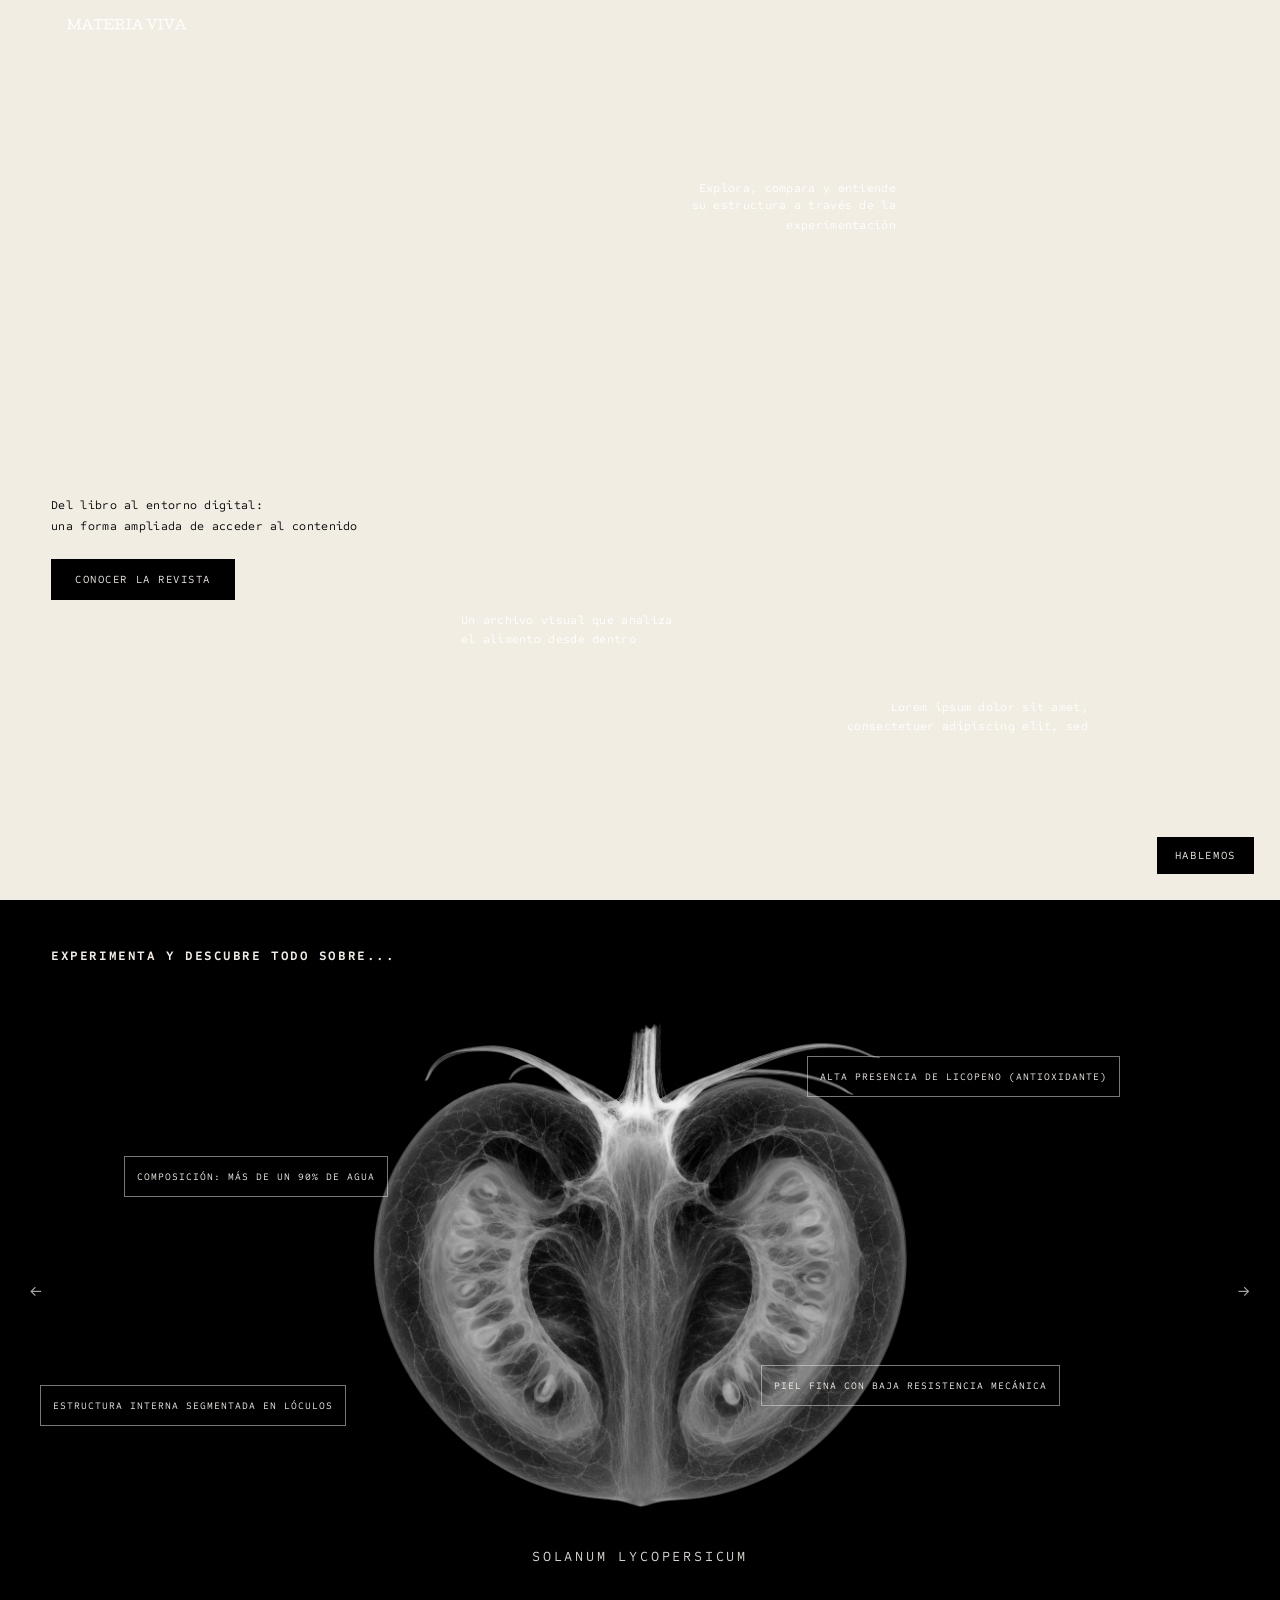
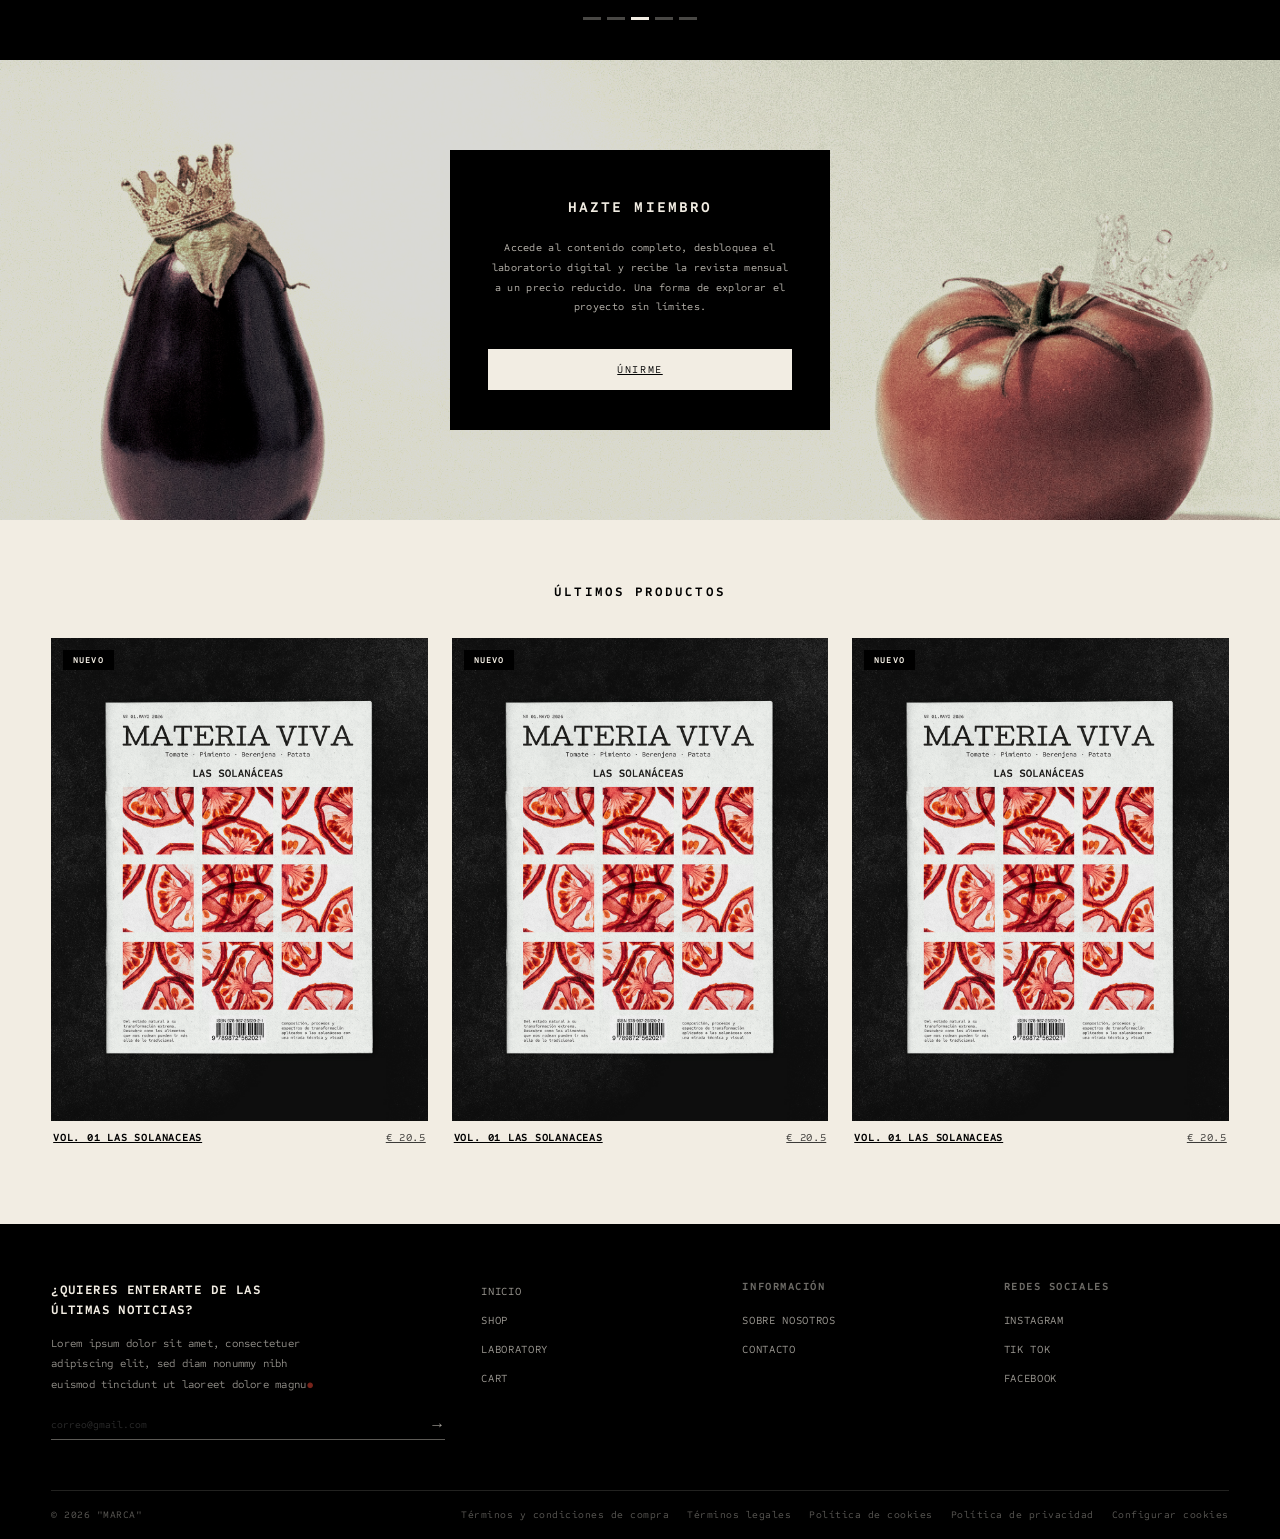
<file: index.html>
<!DOCTYPE html>
<html lang="es">
<head>
    <meta charset="UTF-8" />
    <meta name="viewport" content="width=device-width, initial-scale=1.0" />
    <title>MARCA — Inicio</title>
    <link href="https://fonts.googleapis.com/css2?family=Some+Type+Mono:ital,wght@0,400;0,700;1,400&display=swap" rel="stylesheet">
    <link rel="stylesheet" href="CSS.css">
</head>
<body>

<!-- ══════════ NAVBAR ══════════ -->
<nav id="navbar" class="on-light">
    <a href="index.html" class="nav-logo">
        <img class="logo-dark" src="imagenes/logo.png" alt="MARCA logo">
        <img class="logo-light" src="imagenes/logoblanco.png" alt="MARCA logo blanco">
    </a>

    <div class="nav-center">
        <input type="text" placeholder="" aria-label="Buscar">
        <button aria-label="Buscar">
            <svg width="13" height="13" viewBox="0 0 24 24" fill="none"
                 stroke="currentColor" stroke-width="2">
                <circle cx="11" cy="11" r="7"/>
                <line x1="21" y1="21" x2="16.65" y2="16.65"/>
            </svg>
        </button>
    </div>

    <ul class="nav-links">

        <li><a href="tienda.html" >Tienda</a></li>
        <li><a href="laboratorio.html">Laboratorio</a></li>
        <li><a href="contacto.html">Contacto</a></li>
        <li><a href="carro.html" class="cart-link">Carro</a></li>
    </ul>
</nav>


<a href="#contacto" id="hablemos">Hablemos</a>


<section id="hero" data-theme="dark">



    <video class="hero-bg-img" autoplay muted loop playsinline preload="auto" width="1920" height="1080">
        <source src="imagenes/video.mp4" type="video/mp4">
        Tu navegador no soporta el elemento video.
    </video>


    <!-- Texto superior derecha -->
    <div class="hero-text ht-topright reveal">
        Explora, compara y entiende <br>
        su estructura a través de la experimentación<span class="dot"></span>
    </div>

    <!-- Bloque izquierdo: párrafo + botón CTA -->
    <div class="hero-left-block reveal">
        <p>
            Del libro al entorno digital:<br>
            una forma ampliada de acceder al contenido<br>
            <span class="dot"></span>
        </p>
        <a href="producto1.html" class="btn-primary">Conocer la revista</a>
    </div>

    <!-- Texto central -->
    <div class="hero-text ht-center reveal">
        Un archivo visual que analiza <br>
        el alimento desde dentro<span class="dot"></span>
    </div>

    <!-- Texto inferior derecha -->
    <div class="hero-text ht-botright reveal">
        Lorem ipsum dolor sit amet,<br>
        consectetuer adipiscing elit, sed<span class="dot"></span>
    </div>

</section>

<!-- ══════════ INTRO HEADLINE ══════════ -->
<!-- ══════════ SLIDER LABORATORIO ══════════ -->
<section id="lab-slider" data-theme="dark">

    <p class="lab-slider-title reveal">EXPERIMENTA Y DESCUBRE TODO SOBRE...</p>

    <div class="lab-slider-wrapper">

        <!-- Flecha izquierda -->
        <button class="lab-arrow lab-arrow-prev" aria-label="Anterior">←</button>

        <!-- Slide -->
        <div class="lab-slides">
            <div class="lab-slide active">

                <!-- Imagen central -->
                <div class="lab-img-wrap">
                    <img src="imagenes/a.png" alt="Solanum Lycopersicum">


                    <!-- Caja 1: izquierda media -->
                    <div class="lab-tag lab-tag-1">
                        <span>Composición: más de un 90% de agua<span class="dot"></span></span>
                    </div>

                    <!-- Caja 2: derecha alta -->
                    <div class="lab-tag lab-tag-2">
                        <span>Alta presencia de licopeno (antioxidante)<span class="dot"></span></span>
                    </div>

                    <!-- Caja 3: izquierda baja -->
                    <div class="lab-tag lab-tag-3">
                        <span>Estructura interna segmentada en lóculos<span class="dot"></span></span>
                    </div>

                    <!-- Caja 4: derecha media-baja -->
                    <div class="lab-tag lab-tag-4">
                        <span>Piel fina con baja resistencia mecánica<span class="dot"></span></span>
                    </div>
                </div>

                <!-- Nombre científico -->
                <p class="lab-species">SOLANUM LYCOPERSICUM</p>

            </div>

            <!-- Slide 2 (vacío, listo para contenido) -->
            <div class="lab-slide">
                <div class="lab-img-wrap">
                    <img src="imagenes/11112.png" alt="Solanum melongena">

                    <div class="lab-tag lab-tag-1"><span>Alta capacidad de absorción de líquidos<span class="dot"></span></span></div>
                    <div class="lab-tag lab-tag-2"><span>Estructura esponjosa con gran porosidad<span class="dot"></span></span></div>
                    <div class="lab-tag lab-tag-3"><span>Contenido elevado de agua (≈ 92%)<span class="dot"></span></span></div>
                    <div class="lab-tag lab-tag-4"><span>Presencia de antocianinas en la piel<span class="dot">●</span></span></div>
                </div>
                <p class="lab-species">Solanum melongena</p>
            </div>

            <!-- Slide 3 -->
            <div class="lab-slide">
                <div class="lab-img-wrap">
                    <img src="imagenes/1111.png" alt="Solanum tuberosum">


                    <div class="lab-tag lab-tag-1"><span>Rica en almidón (hasta un 20%)<span class="dot"></span></span></div>
                    <div class="lab-tag lab-tag-2"><span>Estructura celular densa y compacta<span class="dot"></span></span></div>
                    <div class="lab-tag lab-tag-3"><span>Bajo contenido en agua comparado con otras hortalizas<span class="dot">●</span></span></div>
                    <div class="lab-tag lab-tag-4"><span>Cambios estructurales por gelatinización térmica<span class="dot">●</span></span></div>
                </div>
                <p class="lab-species">Solanum tuberosum</p>
            </div>

            <!-- Slide 4 -->
            <div class="lab-slide">
                <div class="lab-img-wrap">
                    <img src="imagenes/111123.png" alt="Solanum tuberosum">

                    <div class="lab-tag lab-tag-1"><span>Alto contenido en vitamina C<span class="dot"></span></span></div>
                    <div class="lab-tag lab-tag-2"><span>Estructura hueca con cavidades internas<span class="dot"></span></span></div>
                    <div class="lab-tag lab-tag-3"><span>Paredes finas con baja densidad<span class="dot"></span></span></div>
                    <div class="lab-tag lab-tag-4"><span>Presencia de carotenoides según maduración<span class="dot"></span></span></div>
                </div>
                <p class="lab-species">PHYSALIS PERUVIANA</p>
            </div>


        </div>

        <!-- Flecha derecha -->
        <button class="lab-arrow lab-arrow-next" aria-label="Siguiente">→</button>

    </div>

    <!-- Pagination dots -->
    <div class="lab-dots">
        <span class="lab-dot"></span>
        <span class="lab-dot"></span>
        <span class="lab-dot active"></span>
        <span class="lab-dot"></span>
        <span class="lab-dot"></span>
    </div>

</section>


<!-- ══════════ BANNER MEMBERSHIP ══════════ -->
<section id="membership" data-theme="dark">
    <div class="membership-bg">
        <img src="imagenes/2.jpg" alt="Membership Background">
    </div>
    <div class="membership-card reveal">
        <h3>Hazte Miembro</h3>
        <p>
            Accede al contenido completo,
            desbloquea el laboratorio digital
            y recibe la revista mensual a un precio reducido.
            Una forma de explorar el proyecto sin límites.
        </p>
        <a href="contacto.html" class="btn-join">Únirme</a>
    </div>
</section>

<!-- ══════════ ÚLTIMOS PRODUCTOS ══════════ -->
<section id="latest" data-theme="light">
    <h2>Últimos Productos</h2>
    <div class="latest-grid">

        <!-- Item 1 -->
        <a href="producto1.html" class="latest-item reveal latest-link">
            <div class="latest-img-wrap">
                <span class="latest-badge">NUEVO</span>
                <img src="imagenes/MOCKUP_REVISTA copia.jpg" alt="Vol. 01 Las Solanaceas">
            </div>
            <div class="latest-info">
                <span class="latest-item-label">Vol. 01 Las Solanaceas</span>
                <span class="latest-price">€ 20.5</span>
            </div>
        </a>

        <!-- Item 2 -->
        <a href="producto1.html" class="latest-item reveal latest-link">
            <div class="latest-img-wrap">
                <span class="latest-badge">NUEVO</span>
                <img src="imagenes/MOCKUP_REVISTA copia.jpg" alt="Vol. 01 Las Solanaceas">
            </div>
            <div class="latest-info">
                <span class="latest-item-label">Vol. 01 Las Solanaceas</span>
                <span class="latest-price">€ 20.5</span>
            </div>
        </a>

        <!-- Item 3 -->
        <a href="producto1.html" class="latest-item reveal latest-link">
            <div class="latest-img-wrap">
                <span class="latest-badge">NUEVO</span>
                <img src="imagenes/MOCKUP_REVISTA copia.jpg" alt="Vol. 01 Las Solanaceas">
            </div>
            <div class="latest-info">
                <span class="latest-item-label">Vol. 01 Las Solanaceas</span>
                <span class="latest-price">€ 20.5</span>
            </div>
        </a>

    </div>
</section>

<!-- ══════════ FOOTER ══════════ -->
<footer id="contacto" data-theme="dark">
    <div class="footer-top">

        <!-- Newsletter -->
        <div class="footer-newsletter">
            <p>¿Quieres enterarte de las<br>últimas noticias?</p>
            <small>
                Lorem ipsum dolor sit amet, consectetuer<br>
                adipiscing elit, sed diam nonummy nibh<br>
                euismod tincidunt ut laoreet dolore magnu<span class="dot">●</span>
            </small>
            <div class="footer-email-row">
                <input type="email" placeholder="correo@gmail.com" aria-label="Email">
                <button aria-label="Enviar">→</button>
            </div>
        </div>

        <!-- Navegación -->
        <div class="footer-col">
            <ul class="footer-nav-list">
                <li><a href="index.html">Inicio</a></li>
                <li><a href="tienda.html">Shop</a></li>
                <li><a href="laboratorio.html">Laboratory</a></li>
                <li><a href="carro.html">Cart</a></li>
            </ul>
        </div>

        <!-- Información -->
        <div class="footer-col">
            <h4>Información</h4>
            <ul class="footer-nav-list">
                <li><a href="#">Sobre nosotros</a></li>
                <li><a href="#">Contacto</a></li>
            </ul>
        </div>

        <!-- Redes Sociales -->
        <div class="footer-col">
            <h4>Redes Sociales</h4>
            <ul class="footer-nav-list">
                <li><a href="#">Instagram</a></li>
                <li><a href="#">Tik Tok</a></li>
                <li><a href="#">Facebook</a></li>
            </ul>
        </div>

    </div>

    <div class="footer-bottom">
        <span>© 2026 "MARCA"</span>
        <div class="footer-bottom-links">
            <a href="legal.html">Términos y condiciones de compra</a>
            <a href="legal.html">Términos legales</a>
            <a href="cookies.html">Política de cookies</a>
            <a href="privacidad.html">Política de privacidad</a>
            <a href="cookies.html">Configurar cookies</a>
        </div>
    </div>
</footer>

<!-- ══════════ MINI CHAT WIDGET ══════════ -->
<div id="chat-widget">
    <div class="chat-container">
        <div class="chat-header">
            <h3>Soporte</h3>
            <button id="chat-close">×</button>
        </div>
        <div id="chat-messages"></div>
        <div class="chat-input-area">
            <input id="chat-input" type="text" placeholder="Escribe tu mensaje...">
            <button id="chat-send-btn">→</button>
        </div>
    </div>
</div>

<script src="java.js"></script>
<script src="cart.js"></script>
<script src="chat.js"></script>
</body>
</html>
</file>
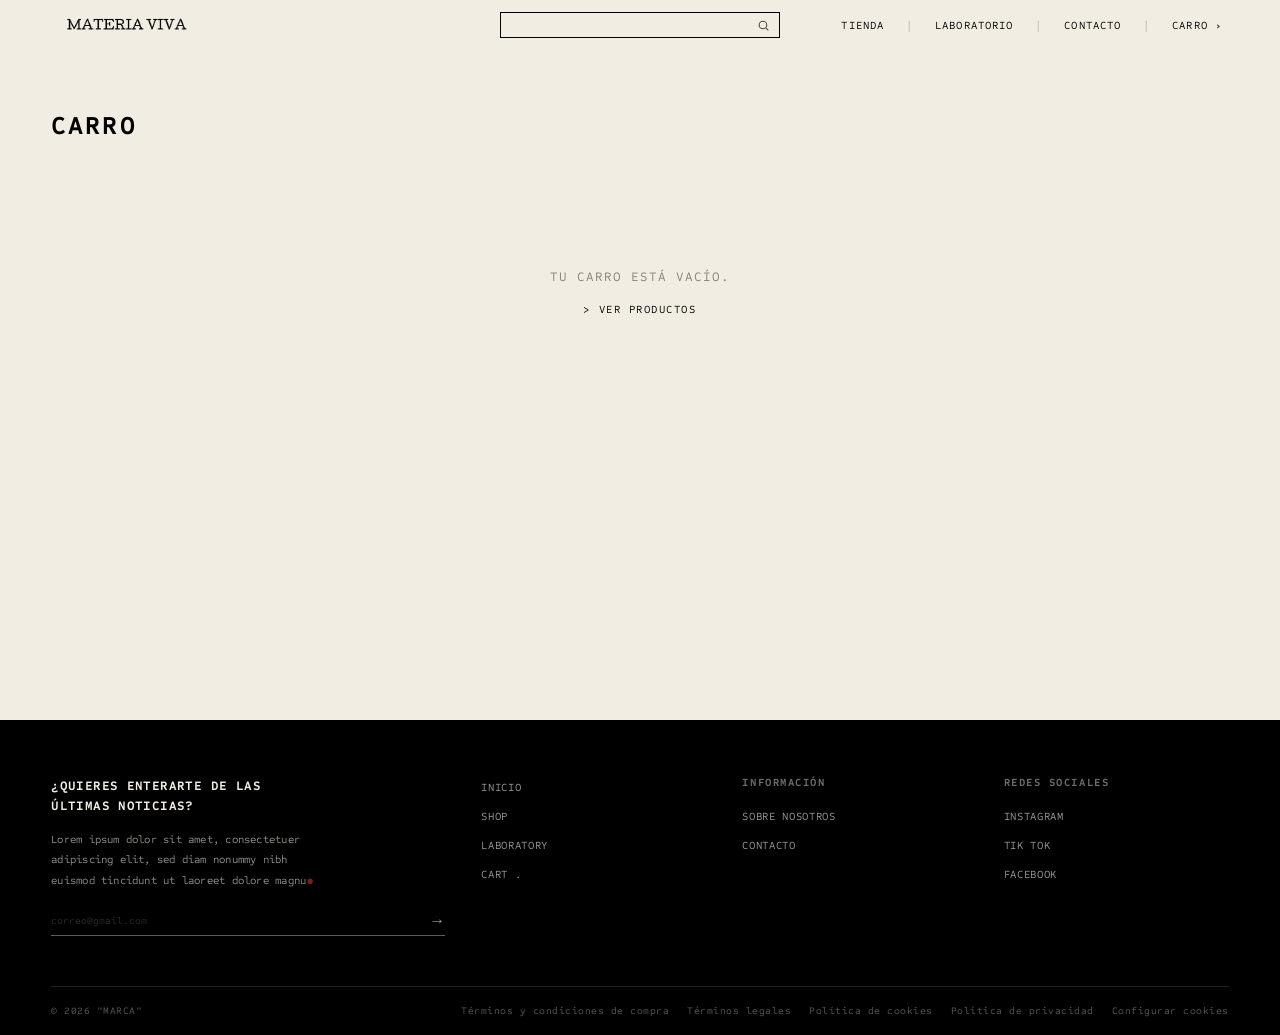
<file: carro.html>
<!DOCTYPE html>
<html lang="es">
<head>
    <meta charset="UTF-8">
    <meta name="viewport" content="width=device-width, initial-scale=1.0">
    <title>MARCA — Carro</title>
    <link href="https://fonts.googleapis.com/css2?family=Some+Type+Mono:ital,wght@0,400;0,700;1,400&display=swap" rel="stylesheet">
    <link rel="stylesheet" href="CSS.css">
</head>
<body>

<!-- NAVBAR (copiado de INICIO.html) -->
<nav id="navbar" class="on-light">
    <a href="index.html" class="nav-logo">
        <img class="logo-dark" src="imagenes/logo.png" alt="MARCA logo">
        <img class="logo-light" src="imagenes/logoblanco.png" alt="MARCA logo blanco">
    </a>

    <div class="nav-center">
        <input type="text" placeholder="" aria-label="Buscar">
        <button aria-label="Buscar">
            <svg width="13" height="13" viewBox="0 0 24 24" fill="none" stroke="currentColor" stroke-width="2">
                <circle cx="11" cy="11" r="7"/>
                <line x1="21" y1="21" x2="16.65" y2="16.65"/>
            </svg>
        </button>
    </div>

    <ul class="nav-links">
        <li><a href="tienda.html">Tienda</a></li>
        <li><a href="laboratorio.html">Laboratorio</a></li>
        <li><a href="contacto.html">Contacto</a></li>
        <li><a href="carro.html" class="cart-link">Carro</a></li>
    </ul>
</nav>

<!-- Contenido específico de la página -->
<!-- ══════════ CARRO ══════════ -->
<main id="carro-page" data-theme="light">

    <h1 class="carro-titulo reveal">Carro</h1>

    <div class="carro-layout">

        <!-- ── COLUMNA IZQUIERDA: lista de productos ── -->
        <div class="carro-items">

            <!-- Cabecera de la tabla -->
            <div class="carro-tabla-header">
                <span>Producto</span>
                <span>Precio</span>
                <span>Cantidad</span>
                <span>Total</span>
            </div>

            <div class="carro-sep"></div>
            <!-- Contenedor dinámico que rellenará cart.js -->
            <div id="carro-items-list"></div>

            <div class="carro-sep"></div>

            <!-- Enlace seguir comprando -->
            <div class="carro-seguir">
                <a href="tienda.html" class="carro-link-tienda">← Seguir comprando</a>
            </div>

        </div>

        <!-- ── COLUMNA DERECHA: resumen del pedido ── -->
        <div class="carro-resumen reveal">

            <h2 class="carro-resumen-titulo">Resumen del pedido</h2>
            <div class="carro-sep"></div>

            <div class="carro-resumen-linea">
                <span>Subtotal</span>
                <span id="carro-subtotal">€ 61.5</span>
            </div>

            <div class="carro-resumen-linea">
                <span>Envío</span>
                <span>Calculado al tramitar</span>
            </div>

            <div class="carro-resumen-linea">
                <span>Descuento</span>
                <span id="carro-descuento">— €</span>
            </div>

            <div class="carro-sep"></div>

            <!-- Código descuento -->
            <div class="carro-cupon">
                <label class="carro-cupon-label">Código de descuento</label>
                <div class="carro-cupon-row">
                    <input
                            type="text"
                            id="carro-cupon-input"
                            placeholder="Introduce tu código"
                            class="carro-cupon-input"
                    >
                    <button id="carro-cupon-btn" class="carro-cupon-btn">Aplicar</button>
                </div>
                <span id="carro-cupon-msg" class="carro-cupon-msg"></span>
            </div>

            <div class="carro-sep"></div>

            <div class="carro-resumen-total">
                <span>Total</span>
                <span id="carro-total">€ 61.5</span>
            </div>

            <button id="carro-tramitar-btn" class="carro-btn-tramitar">
                &gt; Tramitar pedido
            </button>

            <p class="carro-aviso">
                Los impuestos e IVA se calculan<br>
                durante el proceso de pago.
            </p>

        </div>

    </div>

    <!-- Estado vacío (oculto por defecto) -->
    <div id="carro-vacio" class="carro-vacio" style="display:none;">
        <p>Tu carro está vacío.</p>
        <a href="tienda.html" class="carro-btn-tramitar" style="display:inline-block; text-decoration:none; text-align:center;">
            &gt; Ver productos
        </a>
    </div>

</main>

<!-- FOOTER (copiado de INICIO.html) -->
<footer id="contacto" data-theme="dark">
    <div class="footer-top">

        <!-- Newsletter -->
        <div class="footer-newsletter">
            <p>¿Quieres enterarte de las<br>últimas noticias?</p>
            <small>
                Lorem ipsum dolor sit amet, consectetuer<br>
                adipiscing elit, sed diam nonummy nibh<br>
                euismod tincidunt ut laoreet dolore magnu<span class="dot">●</span>
            </small>
            <div class="footer-email-row">
                <input type="email" placeholder="correo@gmail.com" aria-label="Email">
                <button aria-label="Enviar">→</button>
            </div>
        </div>

        <!-- Navegación -->
        <div class="footer-col">
            <ul class="footer-nav-list">
                <li><a href="index.html">Inicio</a></li>
                <li><a href="tienda.html">Shop</a></li>
                <li><a href="laboratorio.html">Laboratory</a></li>
                <li><a href="carro.html">Cart .</a></li>
            </ul>
        </div>

        <!-- Información -->
        <div class="footer-col">
            <h4>Información</h4>
            <ul class="footer-nav-list">
                <li><a href="contacto.html">Sobre nosotros</a></li>
                <li><a href="contacto.html">Contacto</a></li>
            </ul>
        </div>

        <!-- Redes Sociales -->
        <div class="footer-col">
            <h4>Redes Sociales</h4>
            <ul class="footer-nav-list">
                <li><a href="#">Instagram</a></li>
                <li><a href="#">Tik Tok</a></li>
                <li><a href="#">Facebook</a></li>
            </ul>
        </div>

    </div>

    <div class="footer-bottom">
        <span>© 2026 "MARCA"</span>
        <div class="footer-bottom-links">
            <a href="legal.html">Términos y condiciones de compra</a>
            <a href="legal.html">Términos legales</a>
            <a href="cookies.html">Política de cookies</a>
            <a href="privacidad.html">Política de privacidad</a>
            <a href="cookies.html">Configurar cookies</a>
        </div>
    </div>
</footer>

<!-- ══════════ MINI CHAT WIDGET ══════════ -->
<div id="chat-widget">
    <div class="chat-container">
        <div class="chat-header">
            <h3>Soporte</h3>
            <button id="chat-close">×</button>
        </div>
        <div id="chat-messages"></div>
        <div class="chat-input-area">
            <input id="chat-input" type="text" placeholder="Escribe tu mensaje...">
            <button id="chat-send-btn">→</button>
        </div>
    </div>
</div>

<script src="java.js"></script>
<script src="cart.js"></script>
<script src="chat.js"></script>
</body>
</html>
</file>
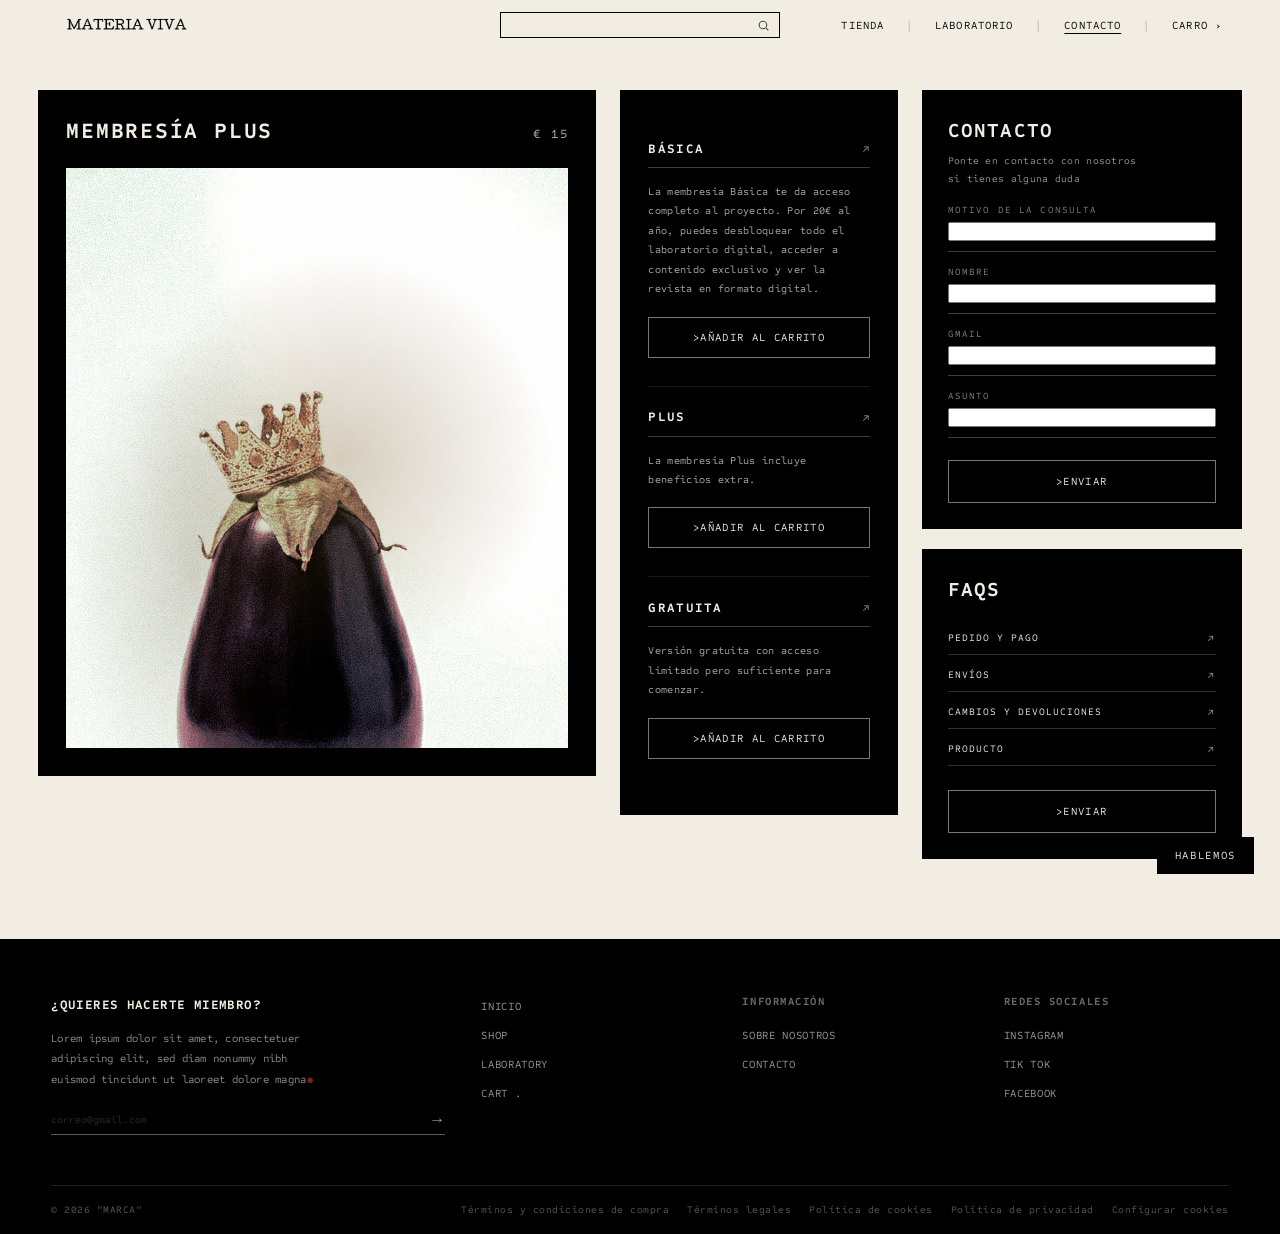
<file: contacto.html>
<!DOCTYPE html>
<html lang="es">
<head>
    <meta charset="UTF-8" />
    <meta name="viewport" content="width=device-width, initial-scale=1.0" />
    <title>MARCA — Membresía Plus</title>
    <link href="https://fonts.googleapis.com/css2?family=Some+Type+Mono:ital,wght@0,400;0,700;1,400&display=swap" rel="stylesheet">
    <link rel="stylesheet" href="CSS.css">

</head>
<body>

<!-- ══════════ NAVBAR ══════════ -->
<nav id="navbar" class="on-light">
    <a href="index.html" class="nav-logo">
        <img class="logo-dark" src="imagenes/logo.png" alt="MARCA logo">
        <img class="logo-light" src="imagenes/logoblanco.png" alt="MARCA logo blanco">
    </a>

    <div class="nav-center">
        <input type="text" placeholder="" aria-label="Buscar">
        <button aria-label="Buscar">
            <svg width="13" height="13" viewBox="0 0 24 24" fill="none"
                 stroke="currentColor" stroke-width="2">
                <circle cx="11" cy="11" r="7"/>
                <line x1="21" y1="21" x2="16.65" y2="16.65"/>
            </svg>
        </button>
    </div>

    <ul class="nav-links">

        <li><a href="tienda.html" >Tienda</a></li>
        <li><a href="laboratorio.html">Laboratorio</a></li>
        <li><a href="contacto.html" class="nav-active">Contacto</a></li>
        <li><a href="carro.html" class="cart-link">Carro</a></li>
    </ul>
</nav>

<!-- ══════════ HABLEMOS fijo ══════════ -->
<a href="#contacto" id="hablemos">Hablemos</a>

<!-- ══════════ CONTENIDO PRINCIPAL ══════════ -->
<main id="membresia-page" data-theme="light">

    <!-- Layout de dos columnas grandes -->
    <div class="mb-layout">

        <!-- ── COLUMNA IZQUIERDA: producto ── -->
        <div class="mb-col-producto">

            <!-- Cabecera del producto -->
            <div class="mb-producto-header">
                <h1 class="mb-producto-titulo">Membresía Plus</h1>
                <span class="mb-producto-precio">€ 15</span>
            </div>

            <!-- Imagen del producto -->
            <div class="img-ph" style="height:580px;">
                <img id="mb-main-img" src="imagenes/3.jpg" alt="Membresía Plus">
                <!-- Placeholder: <div class="img-ph" style="height:500px;"></div> -->
            </div>

        </div>

        <!-- ── COLUMNA DERECHA: plans ── -->
        <div class="mb-col-planes">

            <!-- Plan Básica -->
            <div class="mb-plan" data-image="imagenes/3.jpg" data-price="€ 20">
                <div class="mb-plan-header">
                    <span class="mb-plan-nombre">Básica</span>
                    <span class="mb-plan-icono">↗</span>
                </div>
                <div class="mb-plan-sep"></div>
                <p class="mb-plan-desc">
                    La membresía Básica te da acceso completo al proyecto.
                    Por 20€ al año, puedes desbloquear todo el laboratorio
                    digital, acceder a contenido exclusivo y ver la revista
                    en formato digital.
                </p>
                <button class="mb-btn-carrito">&gt;Añadir al carrito</button>
            </div>

            <!-- Plan Plus -->
            <div class="mb-plan" data-image="imagenes/vol01.jpg" data-price="€ 15">
                <div class="mb-plan-header">
                    <span class="mb-plan-nombre">Plus</span>
                    <span class="mb-plan-icono">↗</span>
                </div>
                <div class="mb-plan-sep"></div>
                <p class="mb-plan-desc">
                    La membresía Plus incluye beneficios extra.
                </p>
                <button class="mb-btn-carrito">&gt;Añadir al carrito</button>
            </div>

            <!-- Plan Gratuita -->
            <div class="mb-plan" data-image="imagenes/vol02.jpg" data-price="€ 0">
                <div class="mb-plan-header">
                    <span class="mb-plan-nombre">Gratuita</span>
                    <span class="mb-plan-icono">↗</span>
                </div>
                <div class="mb-plan-sep"></div>
                <p class="mb-plan-desc">
                    Versión gratuita con acceso limitado pero suficiente para comenzar.
                </p>
                <button class="mb-btn-carrito">&gt;Añadir al carrito</button>
            </div>

        </div>

        <!-- ── COLUMNA LATERAL DERECHA: cards ── -->
        <div class="mb-col-lateral">

            <!-- Card Contacto -->
            <div class="mb-card">
                <h2 class="mb-card-titulo">Contacto</h2>
                <p class="mb-card-subtitulo">
                    Ponte en contacto con nosotros<br>
                    si tienes alguna duda
                </p>

                <div class="mb-form" id="mb-contact-form">
                    <div class="mb-campo">
                        <label for="mb-motivo">Motivo de la consulta</label>
                        <input id="mb-motivo" type="text" />
                        <div class="mb-campo-sep"></div>
                    </div>
                    <div class="mb-campo">
                        <label for="mb-nombre">Nombre</label>
                        <input id="mb-nombre" type="text" />
                        <div class="mb-campo-sep"></div>
                    </div>
                    <div class="mb-campo">
                        <label for="mb-email">Gmail</label>
                        <input id="mb-email" type="email" />
                        <div class="mb-campo-sep"></div>
                    </div>
                    <div class="mb-campo">
                        <label for="mb-asunto">Asunto</label>
                        <input id="mb-asunto" type="text" />
                        <div class="mb-campo-sep"></div>
                    </div>
                    <button class="mb-btn-enviar" id="mb-send-btn">&gt;Enviar</button>
                </div>
            </div>

            <!-- Card FAQs -->
            <div class="mb-card">
                <h2 class="mb-card-titulo">FAQs</h2>

                <div class="mb-faqs">

                    <div class="mb-faq-item">
                        <div class="mb-faq-header">
                            <span>Pedido y pago</span>
                            <span class="mb-faq-icono">↗</span>
                        </div>
                        <div class="mb-faq-sep"></div>
                        <div class="mb-faq-body">
                            <p>Lorem ipsum dolor sit amet, consectetuer adipiscing elit,
                                sed diam nonummy nibh euismod tincidunt.</p>
                        </div>
                    </div>

                    <div class="mb-faq-item">
                        <div class="mb-faq-header">
                            <span>Envíos</span>
                            <span class="mb-faq-icono">↗</span>
                        </div>
                        <div class="mb-faq-sep"></div>
                        <div class="mb-faq-body">
                            <p>Lorem ipsum dolor sit amet, consectetuer adipiscing elit,
                                sed diam nonummy nibh euismod tincidunt.</p>
                        </div>
                    </div>

                    <div class="mb-faq-item">
                        <div class="mb-faq-header">
                            <span>Cambios y devoluciones</span>
                            <span class="mb-faq-icono">↗</span>
                        </div>
                        <div class="mb-faq-sep"></div>
                        <div class="mb-faq-body">
                            <p>Lorem ipsum dolor sit amet, consectetuer adipiscing elit,
                                sed diam nonummy nibh euismod tincidunt.</p>
                        </div>
                    </div>

                    <div class="mb-faq-item">
                        <div class="mb-faq-header">
                            <span>Producto</span>
                            <span class="mb-faq-icono">↗</span>
                        </div>
                        <div class="mb-faq-sep"></div>
                        <div class="mb-faq-body">
                            <p>Lorem ipsum dolor sit amet, consectetuer adipiscing elit,
                                sed diam nonummy nibh euismod tincidunt.</p>
                        </div>
                    </div>

                </div>

                <button class="mb-btn-enviar">&gt;Enviar</button>
            </div>

        </div>
    </div>

</main>

<!-- ══════════ FOOTER ══════════ -->
<footer id="contacto" data-theme="dark">
    <div class="footer-top">

        <div class="footer-newsletter">
            <p>¿Quieres hacerte miembro?</p>
            <small>
                Lorem ipsum dolor sit amet, consectetuer<br>
                adipiscing elit, sed diam nonummy nibh<br>
                euismod tincidunt ut laoreet dolore magna<span class="dot">●</span>
            </small>
            <div class="footer-email-row">
                <input type="email" placeholder="correo@gmail.com" aria-label="Email">
                <button aria-label="Enviar">→</button>
            </div>
        </div>

        <div class="footer-col">
            <ul class="footer-nav-list">
                <li><a href="index.html">Inicio</a></li>
                <li><a href="tienda.html">Shop</a></li>
                <li><a href="laboratorio.html">Laboratory</a></li>
                <li><a href="carro.html">Cart .</a></li>
            </ul>
        </div>

        <div class="footer-col">
            <h4>Información</h4>
            <ul class="footer-nav-list">
                <li><a href="#">Sobre nosotros</a></li>
                <li><a href="contacto.html">Contacto</a></li>
            </ul>
        </div>

        <div class="footer-col">
            <h4>Redes Sociales</h4>
            <ul class="footer-nav-list">
                <li><a href="#">Instagram</a></li>
                <li><a href="#">Tik Tok</a></li>
                <li><a href="#">Facebook</a></li>
            </ul>
        </div>

    </div>

    <div class="footer-bottom">
        <span>© 2026 "MARCA"</span>
        <div class="footer-bottom-links">
            <a href="legal.html">Términos y condiciones de compra</a>
            <a href="legal.html">Términos legales</a>
            <a href="cookies.html">Política de cookies</a>
            <a href="privacidad.html">Política de privacidad</a>
            <a href="cookies.html">Configurar cookies</a>
        </div>
    </div>
</footer>

<!-- ══════════ MINI CHAT WIDGET ══════════ -->
<div id="chat-widget">
    <div class="chat-container">
        <div class="chat-header">
            <h3>Soporte</h3>
            <button id="chat-close">×</button>
        </div>
        <div id="chat-messages"></div>
        <div class="chat-input-area">
            <input id="chat-input" type="text" placeholder="Escribe tu mensaje...">
            <button id="chat-send-btn">→</button>
        </div>
    </div>
</div>

<script src="java.js"></script>
<script src="cart.js"></script>
<script src="membresia.js"></script>
<script src="chat.js"></script>
</body>
</html>
</file>
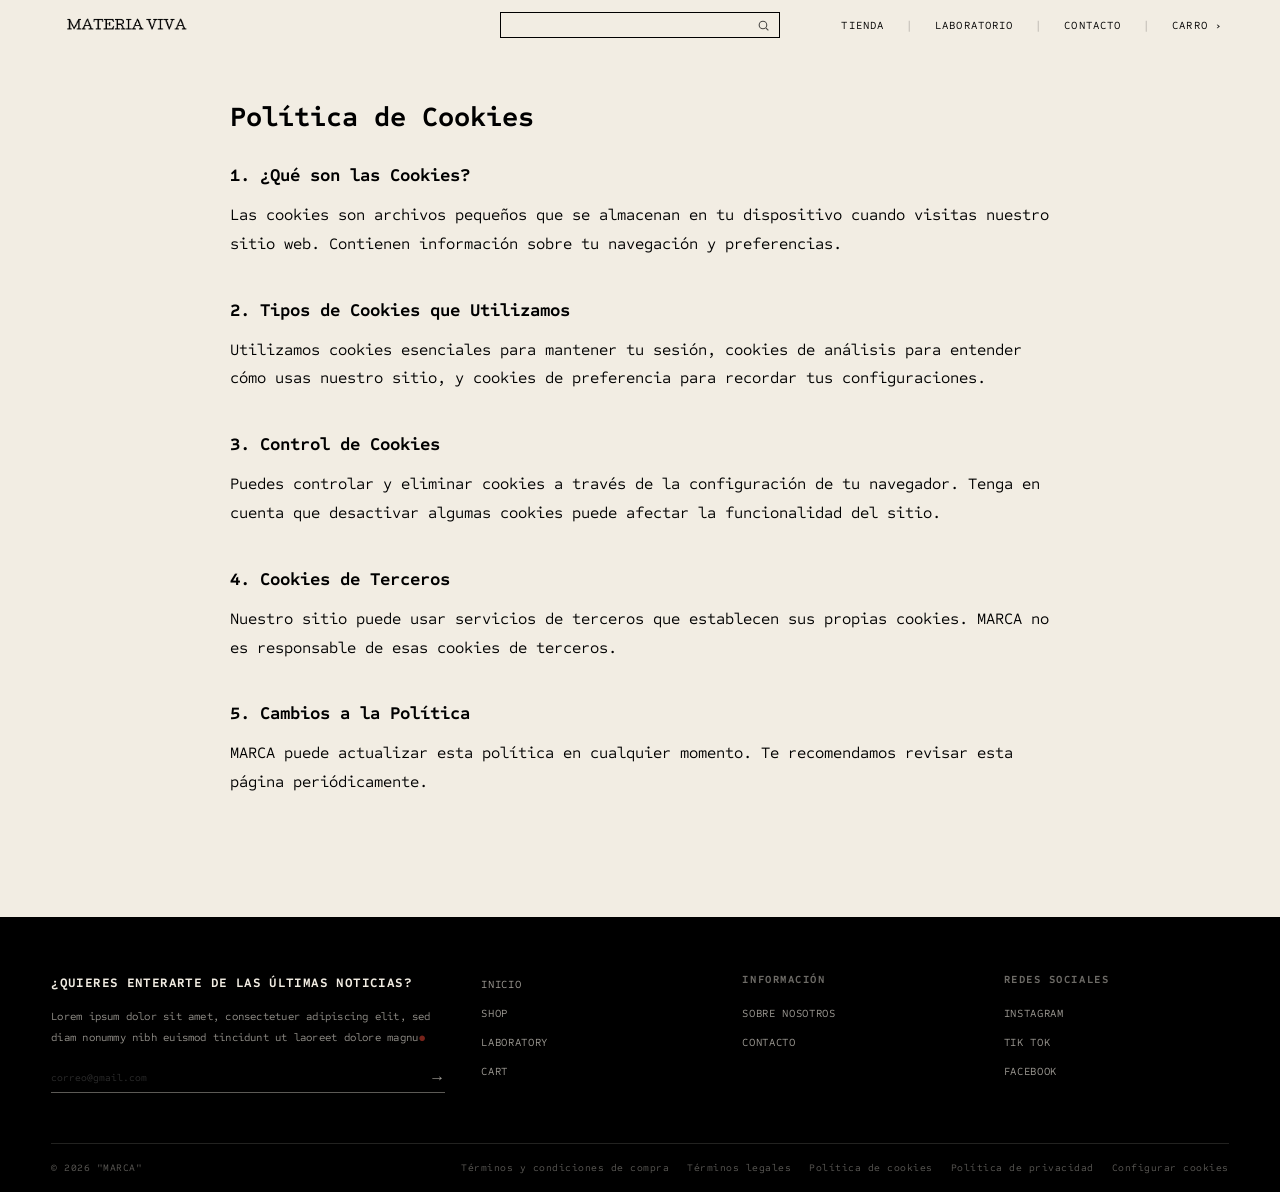
<file: cookies.html>
<!DOCTYPE html>
<html lang="es">
<head>
    <meta charset="UTF-8">
    <meta name="viewport" content="width=device-width, initial-scale=1.0">
    <title>MARCA — Política de Cookies</title>
    <link href="https://fonts.googleapis.com/css2?family=Some+Type+Mono:ital,wght@0,400;0,700;1,400&display=swap" rel="stylesheet">
    <link rel="stylesheet" href="CSS.css">
</head>
<body>

<nav id="navbar" class="on-light">
    <a href="index.html" class="nav-logo">
        <img class="logo-dark" src="imagenes/logo.png" alt="MARCA logo">
        <img class="logo-light" src="imagenes/logoblanco.png" alt="MARCA logo blanco">
    </a>
    <div class="nav-center">
        <input type="text" placeholder="" aria-label="Buscar">
        <button aria-label="Buscar"><svg width="13" height="13" viewBox="0 0 24 24" fill="none" stroke="currentColor" stroke-width="2"><circle cx="11" cy="11" r="7"/><line x1="21" y1="21" x2="16.65" y2="16.65"/></svg></button>
    </div>
    <ul class="nav-links">
        <li><a href="tienda.html">Tienda</a></li>
        <li><a href="laboratorio.html">Laboratorio</a></li>
        <li><a href="contacto.html">Contacto</a></li>
        <li><a href="carro.html" class="cart-link">Carro</a></li>
    </ul>
</nav>

<main data-theme="light" style="padding: 100px 40px 60px; max-width: 900px; margin: 0 auto;">
    <h1 style="font-size: 28px; margin-bottom: 30px; font-family: var(--mono);">Política de Cookies</h1>

    <section style="margin-bottom: 40px;">
        <h2 style="font-size: 18px; margin-bottom: 15px; font-family: var(--mono);">1. ¿Qué son las Cookies?</h2>
        <p style="line-height: 1.8; color: var(--dark); font-family: var(--mono);">Las cookies son archivos pequeños que se almacenan en tu dispositivo cuando visitas nuestro sitio web. Contienen información sobre tu navegación y preferencias.</p>
    </section>

    <section style="margin-bottom: 40px;">
        <h2 style="font-size: 18px; margin-bottom: 15px; font-family: var(--mono);">2. Tipos de Cookies que Utilizamos</h2>
        <p style="line-height: 1.8; color: var(--dark); font-family: var(--mono);">Utilizamos cookies esenciales para mantener tu sesión, cookies de análisis para entender cómo usas nuestro sitio, y cookies de preferencia para recordar tus configuraciones.</p>
    </section>

    <section style="margin-bottom: 40px;">
        <h2 style="font-size: 18px; margin-bottom: 15px; font-family: var(--mono);">3. Control de Cookies</h2>
        <p style="line-height: 1.8; color: var(--dark); font-family: var(--mono);">Puedes controlar y eliminar cookies a través de la configuración de tu navegador. Tenga en cuenta que desactivar algumas cookies puede afectar la funcionalidad del sitio.</p>
    </section>

    <section style="margin-bottom: 40px;">
        <h2 style="font-size: 18px; margin-bottom: 15px; font-family: var(--mono);">4. Cookies de Terceros</h2>
        <p style="line-height: 1.8; color: var(--dark); font-family: var(--mono);">Nuestro sitio puede usar servicios de terceros que establecen sus propias cookies. MARCA no es responsable de esas cookies de terceros.</p>
    </section>

    <section style="margin-bottom: 60px;">
        <h2 style="font-size: 18px; margin-bottom: 15px; font-family: var(--mono);">5. Cambios a la Política</h2>
        <p style="line-height: 1.8; color: var(--dark); font-family: var(--mono);">MARCA puede actualizar esta política en cualquier momento. Te recomendamos revisar esta página periódicamente.</p>
    </section>
</main>

<footer id="contacto" data-theme="dark">
    <div class="footer-top">
        <div class="footer-newsletter"><p>¿Quieres enterarte de las últimas noticias?</p><small>Lorem ipsum dolor sit amet, consectetuer adipiscing elit, sed diam nonummy nibh euismod tincidunt ut laoreet dolore magnu<span class="dot">●</span></small><div class="footer-email-row"><input type="email" placeholder="correo@gmail.com" aria-label="Email"><button aria-label="Enviar">→</button></div></div>
        <div class="footer-col"><ul class="footer-nav-list"><li><a href="index.html">Inicio</a></li><li><a href="tienda.html">Shop</a></li><li><a href="laboratorio.html">Laboratory</a></li><li><a href="carro.html">Cart</a></li></ul></div>
        <div class="footer-col"><h4>Información</h4><ul class="footer-nav-list"><li><a href="#">Sobre nosotros</a></li><li><a href="contacto.html">Contacto</a></li></ul></div>
        <div class="footer-col"><h4>Redes Sociales</h4><ul class="footer-nav-list"><li><a href="#">Instagram</a></li><li><a href="#">Tik Tok</a></li><li><a href="#">Facebook</a></li></ul></div>
    </div>
    <div class="footer-bottom"><span>© 2026 "MARCA"</span><div class="footer-bottom-links"><a href="legal.html">Términos y condiciones de compra</a><a href="legal.html">Términos legales</a><a href="cookies.html">Política de cookies</a><a href="privacidad.html">Política de privacidad</a><a href="cookies.html">Configurar cookies</a></div></div>
</footer>

<script src="java.js"></script>
<script src="chat.js"></script>
</body>
</html>
</file>
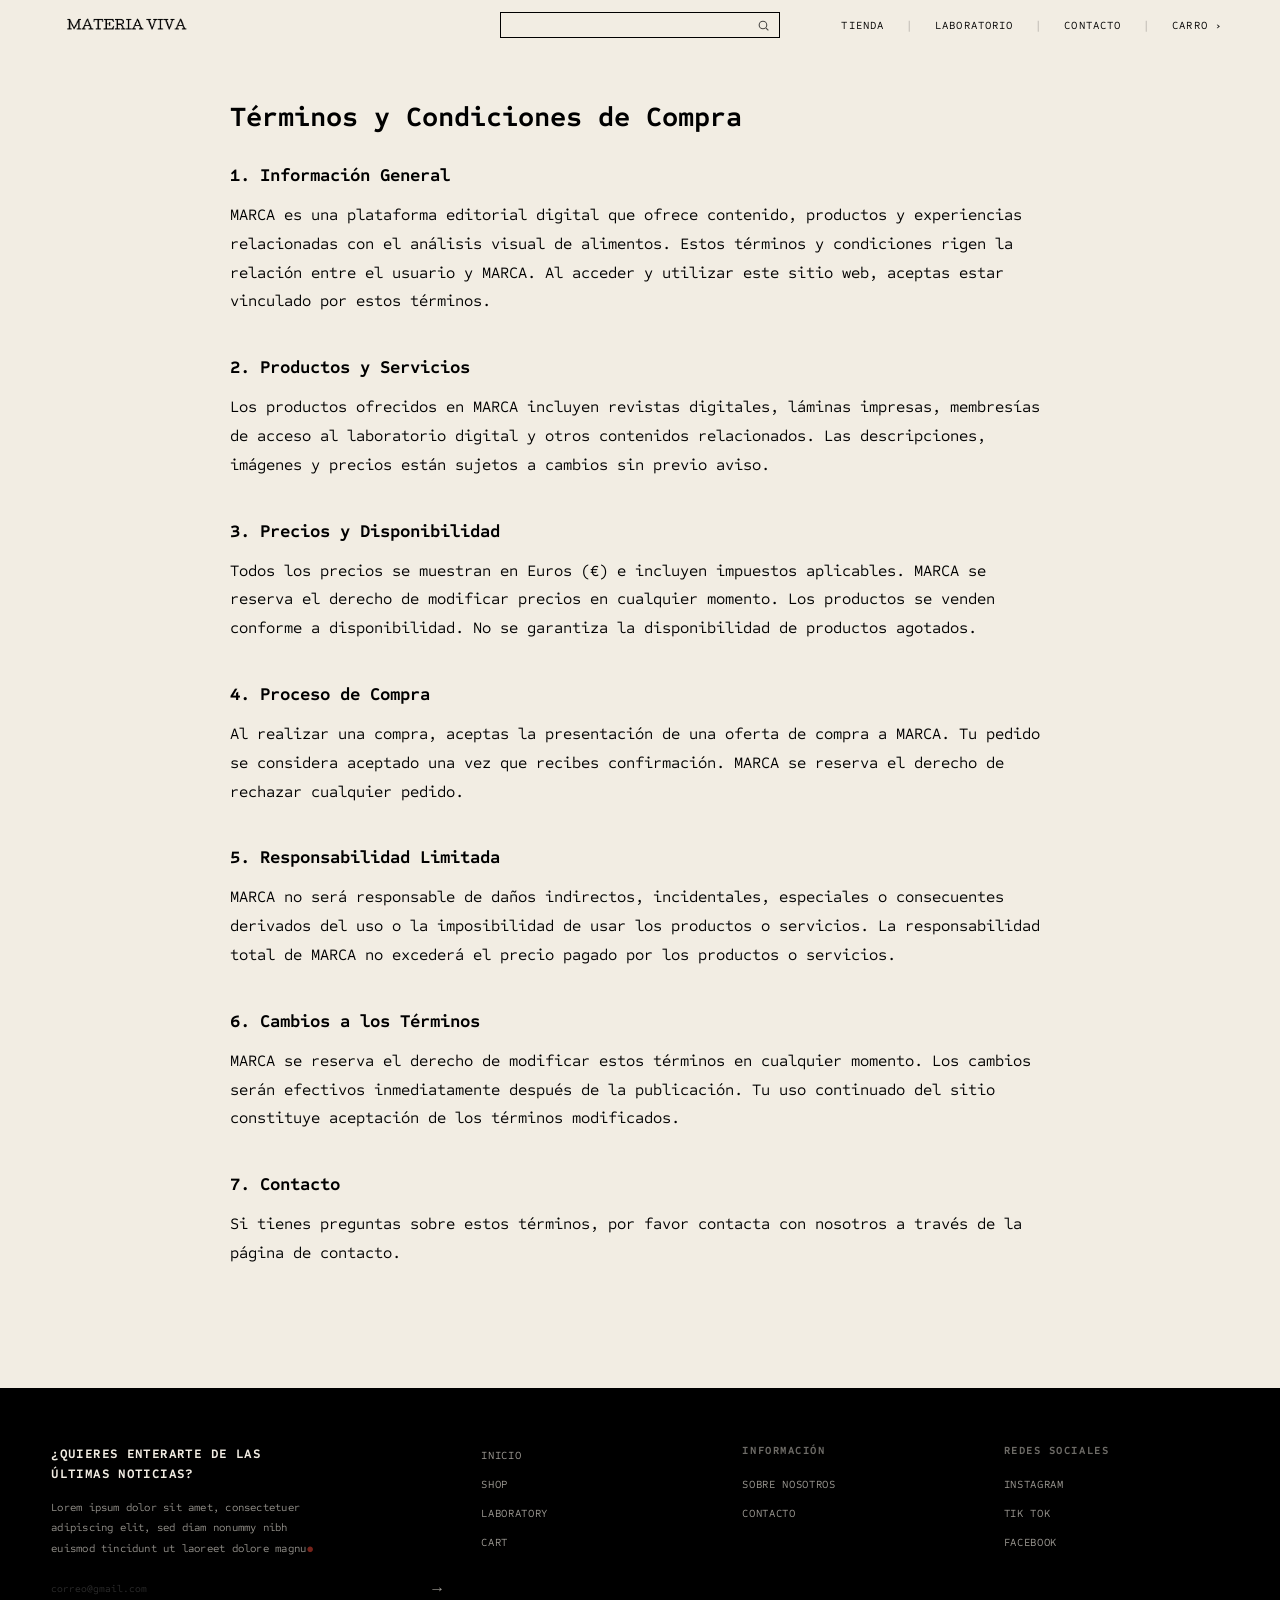
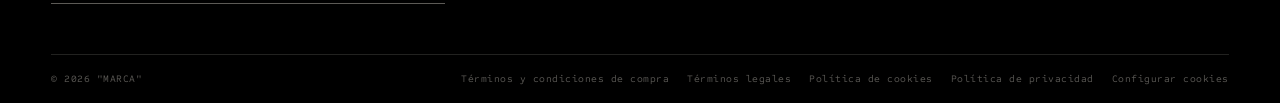
<file: legal.html>
<!DOCTYPE html>
<html lang="es">
<head>
    <meta charset="UTF-8">
    <meta name="viewport" content="width=device-width, initial-scale=1.0">
    <title>MARCA — Términos y Condiciones</title>
    <link href="https://fonts.googleapis.com/css2?family=Some+Type+Mono:ital,wght@0,400;0,700;1,400&display=swap" rel="stylesheet">
    <link rel="stylesheet" href="CSS.css">
</head>
<body>

<!-- ══════════ NAVBAR ══════════ -->
<nav id="navbar" class="on-light">
    <a href="index.html" class="nav-logo">
        <img class="logo-dark" src="imagenes/logo.png" alt="MARCA logo">
        <img class="logo-light" src="imagenes/logoblanco.png" alt="MARCA logo blanco">
    </a>

    <div class="nav-center">
        <input type="text" placeholder="" aria-label="Buscar">
        <button aria-label="Buscar">
            <svg width="13" height="13" viewBox="0 0 24 24" fill="none" stroke="currentColor" stroke-width="2">
                <circle cx="11" cy="11" r="7"/>
                <line x1="21" y1="21" x2="16.65" y2="16.65"/>
            </svg>
        </button>
    </div>

    <ul class="nav-links">
        <li><a href="tienda.html">Tienda</a></li>
        <li><a href="laboratorio.html">Laboratorio</a></li>
        <li><a href="contacto.html">Contacto</a></li>
        <li><a href="carro.html" class="cart-link">Carro</a></li>
    </ul>
</nav>

<!-- ══════════ CONTENIDO ══════════ -->
<main id="legal-page" data-theme="light" style="padding-top: 100px; padding-left: 40px; padding-right: 40px; padding-bottom: 60px; max-width: 900px; margin: 0 auto;">

    <h1 style="font-size: 28px; margin-bottom: 30px; font-family: var(--mono);">Términos y Condiciones de Compra</h1>

    <section style="margin-bottom: 40px;">
        <h2 style="font-size: 18px; margin-bottom: 15px; font-family: var(--mono);">1. Información General</h2>
        <p style="line-height: 1.8; color: var(--dark); font-family: var(--mono);">
            MARCA es una plataforma editorial digital que ofrece contenido, productos y experiencias relacionadas con el análisis visual de alimentos.
            Estos términos y condiciones rigen la relación entre el usuario y MARCA. Al acceder y utilizar este sitio web, aceptas estar vinculado por estos términos.
        </p>
    </section>

    <section style="margin-bottom: 40px;">
        <h2 style="font-size: 18px; margin-bottom: 15px; font-family: var(--mono);">2. Productos y Servicios</h2>
        <p style="line-height: 1.8; color: var(--dark); font-family: var(--mono);">
            Los productos ofrecidos en MARCA incluyen revistas digitales, láminas impresas, membresías de acceso al laboratorio digital y otros contenidos relacionados.
            Las descripciones, imágenes y precios están sujetos a cambios sin previo aviso.
        </p>
    </section>

    <section style="margin-bottom: 40px;">
        <h2 style="font-size: 18px; margin-bottom: 15px; font-family: var(--mono);">3. Precios y Disponibilidad</h2>
        <p style="line-height: 1.8; color: var(--dark); font-family: var(--mono);">
            Todos los precios se muestran en Euros (€) e incluyen impuestos aplicables. MARCA se reserva el derecho de modificar precios en cualquier momento.
            Los productos se venden conforme a disponibilidad. No se garantiza la disponibilidad de productos agotados.
        </p>
    </section>

    <section style="margin-bottom: 40px;">
        <h2 style="font-size: 18px; margin-bottom: 15px; font-family: var(--mono);">4. Proceso de Compra</h2>
        <p style="line-height: 1.8; color: var(--dark); font-family: var(--mono);">
            Al realizar una compra, aceptas la presentación de una oferta de compra a MARCA. Tu pedido se considera aceptado una vez que recibes confirmación.
            MARCA se reserva el derecho de rechazar cualquier pedido.
        </p>
    </section>

    <section style="margin-bottom: 40px;">
        <h2 style="font-size: 18px; margin-bottom: 15px; font-family: var(--mono);">5. Responsabilidad Limitada</h2>
        <p style="line-height: 1.8; color: var(--dark); font-family: var(--mono);">
            MARCA no será responsable de daños indirectos, incidentales, especiales o consecuentes derivados del uso o la imposibilidad de usar los productos o servicios.
            La responsabilidad total de MARCA no excederá el precio pagado por los productos o servicios.
        </p>
    </section>

    <section style="margin-bottom: 40px;">
        <h2 style="font-size: 18px; margin-bottom: 15px; font-family: var(--mono);">6. Cambios a los Términos</h2>
        <p style="line-height: 1.8; color: var(--dark); font-family: var(--mono);">
            MARCA se reserva el derecho de modificar estos términos en cualquier momento. Los cambios serán efectivos inmediatamente después de la publicación.
            Tu uso continuado del sitio constituye aceptación de los términos modificados.
        </p>
    </section>

    <section style="margin-bottom: 60px;">
        <h2 style="font-size: 18px; margin-bottom: 15px; font-family: var(--mono);">7. Contacto</h2>
        <p style="line-height: 1.8; color: var(--dark); font-family: var(--mono);">
            Si tienes preguntas sobre estos términos, por favor contacta con nosotros a través de la página de contacto.
        </p>
    </section>

</main>

<!-- ══════════ FOOTER ══════════ -->
<footer id="contacto" data-theme="dark">
    <div class="footer-top">

        <div class="footer-newsletter">
            <p>¿Quieres enterarte de las<br>últimas noticias?</p>
            <small>
                Lorem ipsum dolor sit amet, consectetuer<br>
                adipiscing elit, sed diam nonummy nibh<br>
                euismod tincidunt ut laoreet dolore magnu<span class="dot">●</span>
            </small>
            <div class="footer-email-row">
                <input type="email" placeholder="correo@gmail.com" aria-label="Email">
                <button aria-label="Enviar">→</button>
            </div>
        </div>

        <div class="footer-col">
            <ul class="footer-nav-list">
                <li><a href="index.html">Inicio</a></li>
                <li><a href="tienda.html">Shop</a></li>
                <li><a href="laboratorio.html">Laboratory</a></li>
                <li><a href="carro.html">Cart</a></li>
            </ul>
        </div>

        <div class="footer-col">
            <h4>Información</h4>
            <ul class="footer-nav-list">
                <li><a href="#">Sobre nosotros</a></li>
                <li><a href="contacto.html">Contacto</a></li>
            </ul>
        </div>

        <div class="footer-col">
            <h4>Redes Sociales</h4>
            <ul class="footer-nav-list">
                <li><a href="#">Instagram</a></li>
                <li><a href="#">Tik Tok</a></li>
                <li><a href="#">Facebook</a></li>
            </ul>
        </div>

    </div>

    <div class="footer-bottom">
        <span>© 2026 "MARCA"</span>
        <div class="footer-bottom-links">
            <a href="legal.html">Términos y condiciones de compra</a>
            <a href="legal.html">Términos legales</a>
            <a href="cookies.html">Política de cookies</a>
            <a href="privacidad.html">Política de privacidad</a>
            <a href="cookies.html">Configurar cookies</a>
        </div>
    </div>
</footer>

<script src="java.js"></script>
<script src="chat.js"></script>
</body>
</html>
</file>
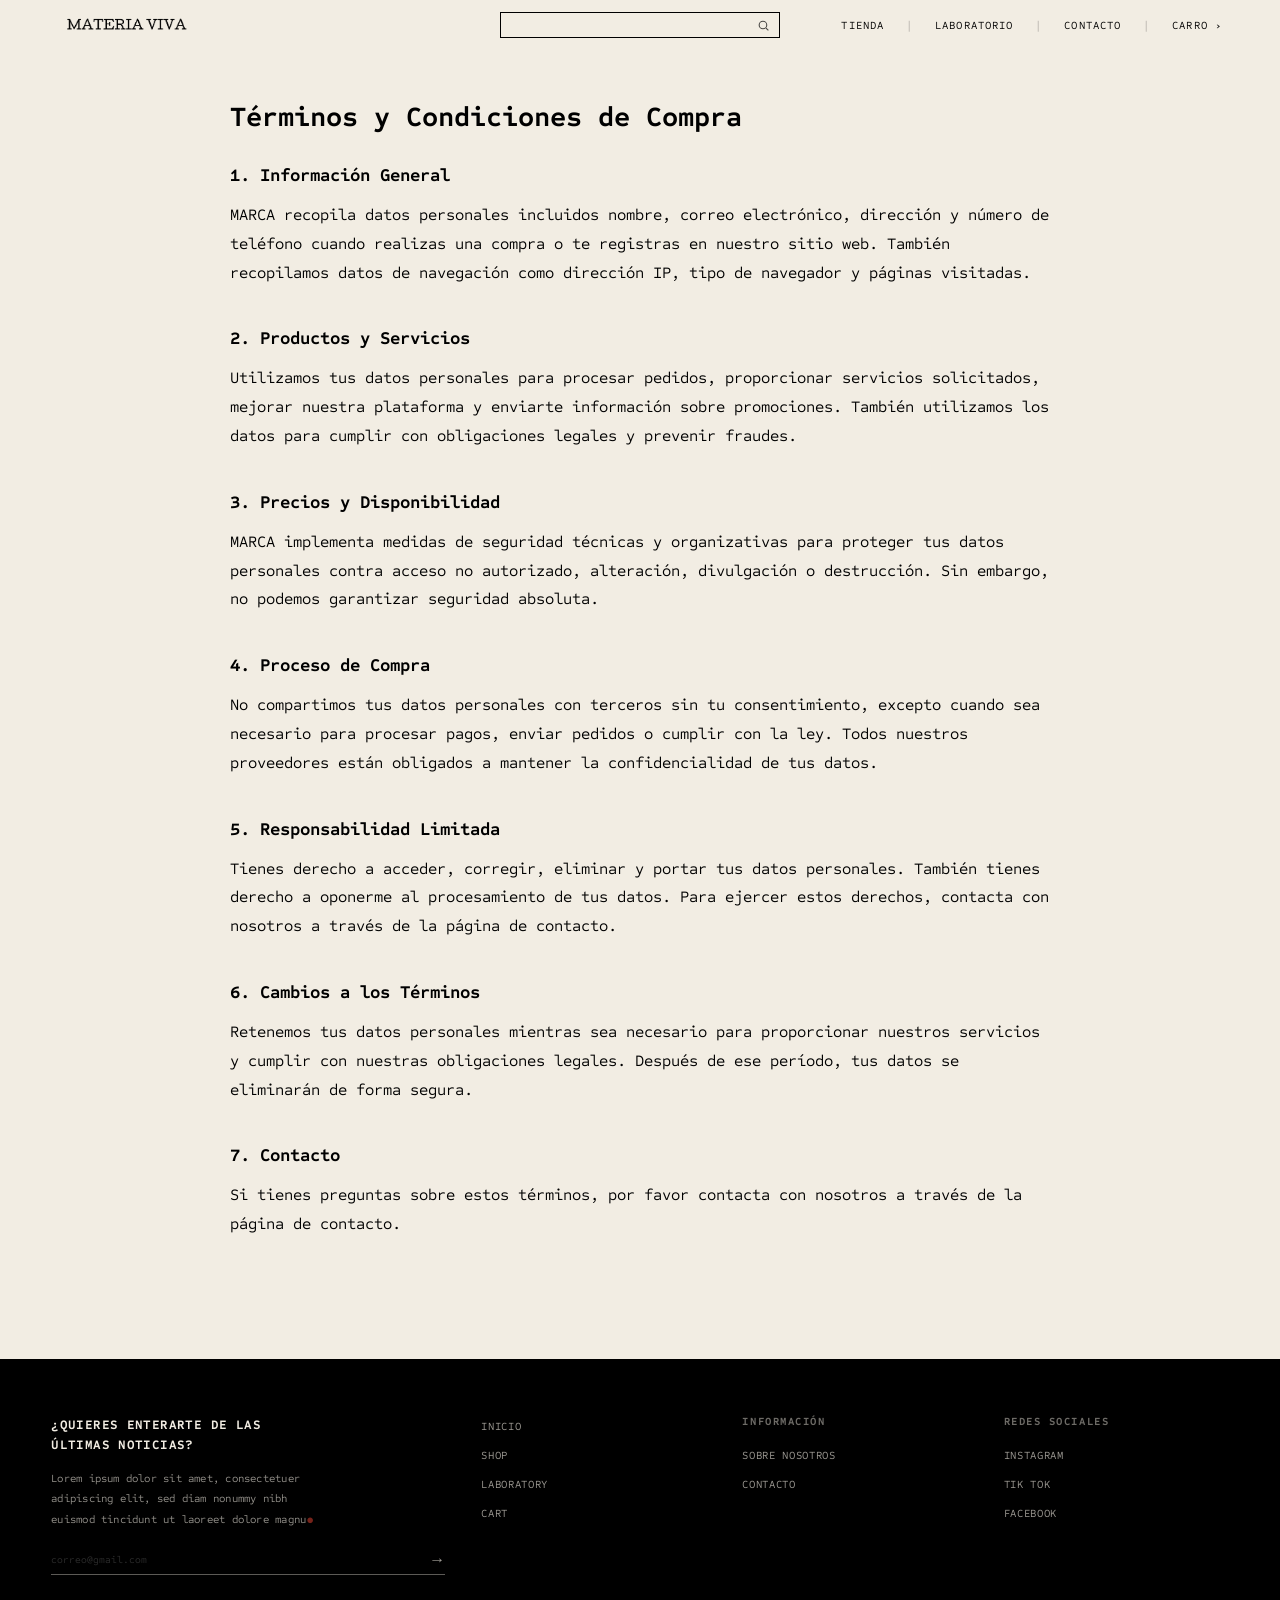
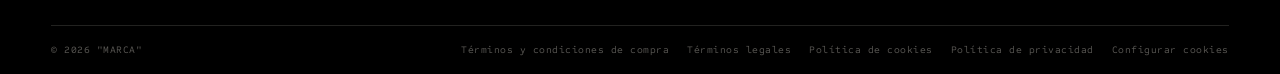
<file: privacidad.html>
<!DOCTYPE html>
<html lang="es">
<head>
    <meta charset="UTF-8">
    <meta name="viewport" content="width=device-width, initial-scale=1.0">
    <title>MARCA — Política de Privacidad</title>
    <link href="https://fonts.googleapis.com/css2?family=Some+Type+Mono:ital,wght@0,400;0,700;1,400&display=swap" rel="stylesheet">
    <link rel="stylesheet" href="CSS.css">
</head>
<body>

<!-- ══════════ NAVBAR ══════════ -->
<nav id="navbar" class="on-light">
    <a href="index.html" class="nav-logo">
        <img class="logo-dark" src="imagenes/logo.png" alt="MARCA logo">
        <img class="logo-light" src="imagenes/logoblanco.png" alt="MARCA logo blanco">
    </a>

    <div class="nav-center">
        <input type="text" placeholder="" aria-label="Buscar">
        <button aria-label="Buscar">
            <svg width="13" height="13" viewBox="0 0 24 24" fill="none" stroke="currentColor" stroke-width="2">
                <circle cx="11" cy="11" r="7"/>
                <line x1="21" y1="21" x2="16.65" y2="16.65"/>
            </svg>
        </button>
    </div>

    <ul class="nav-links">
        <li><a href="tienda.html">Tienda</a></li>
        <li><a href="laboratorio.html">Laboratorio</a></li>
        <li><a href="contacto.html">Contacto</a></li>
        <li><a href="carro.html" class="cart-link">Carro</a></li>
    </ul>
</nav>

<!-- ══════════ CONTENIDO ══════════ -->
<main id="legal-page" data-theme="light" style="padding-top: 100px; padding-left: 40px; padding-right: 40px; padding-bottom: 60px; max-width: 900px; margin: 0 auto;">

    <h1 style="font-size: 28px; margin-bottom: 30px; font-family: var(--mono);">Términos y Condiciones de Compra</h1>

    <section style="margin-bottom: 40px;">
        <h2 style="font-size: 18px; margin-bottom: 15px; font-family: var(--mono);">1. Información General</h2>
        <p style="line-height: 1.8; color: var(--dark); font-family: var(--mono);">
            MARCA recopila datos personales incluidos nombre, correo electrónico, dirección y número de teléfono cuando realizas una compra o te registras en nuestro sitio web.
            También recopilamos datos de navegación como dirección IP, tipo de navegador y páginas visitadas.
        </p>
    </section>

    <section style="margin-bottom: 40px;">
        <h2 style="font-size: 18px; margin-bottom: 15px; font-family: var(--mono);">2. Productos y Servicios</h2>
        <p style="line-height: 1.8; color: var(--dark); font-family: var(--mono);">
            Utilizamos tus datos personales para procesar pedidos, proporcionar servicios solicitados, mejorar nuestra plataforma y enviarte información sobre promociones.
            También utilizamos los datos para cumplir con obligaciones legales y prevenir fraudes.
        </p>
    </section>

    <section style="margin-bottom: 40px;">
        <h2 style="font-size: 18px; margin-bottom: 15px; font-family: var(--mono);">3. Precios y Disponibilidad</h2>
        <p style="line-height: 1.8; color: var(--dark); font-family: var(--mono);">
            MARCA implementa medidas de seguridad técnicas y organizativas para proteger tus datos personales contra acceso no autorizado, alteración, divulgación o destrucción.
            Sin embargo, no podemos garantizar seguridad absoluta.
        </p>
    </section>

    <section style="margin-bottom: 40px;">
        <h2 style="font-size: 18px; margin-bottom: 15px; font-family: var(--mono);">4. Proceso de Compra</h2>
        <p style="line-height: 1.8; color: var(--dark); font-family: var(--mono);">
            No compartimos tus datos personales con terceros sin tu consentimiento, excepto cuando sea necesario para procesar pagos, enviar pedidos o cumplir con la ley.
            Todos nuestros proveedores están obligados a mantener la confidencialidad de tus datos.
        </p>
    </section>

    <section style="margin-bottom: 40px;">
        <h2 style="font-size: 18px; margin-bottom: 15px; font-family: var(--mono);">5. Responsabilidad Limitada</h2>
        <p style="line-height: 1.8; color: var(--dark); font-family: var(--mono);">
            Tienes derecho a acceder, corregir, eliminar y portar tus datos personales. También tienes derecho a oponerme al procesamiento de tus datos.
            Para ejercer estos derechos, contacta con nosotros a través de la página de contacto.
        </p>
    </section>

    <section style="margin-bottom: 40px;">
        <h2 style="font-size: 18px; margin-bottom: 15px; font-family: var(--mono);">6. Cambios a los Términos</h2>
        <p style="line-height: 1.8; color: var(--dark); font-family: var(--mono);">
            Retenemos tus datos personales mientras sea necesario para proporcionar nuestros servicios y cumplir con nuestras obligaciones legales.
            Después de ese período, tus datos se eliminarán de forma segura.
        </p>
    </section>

    <section style="margin-bottom: 60px;">
        <h2 style="font-size: 18px; margin-bottom: 15px; font-family: var(--mono);">7. Contacto</h2>
        <p style="line-height: 1.8; color: var(--dark); font-family: var(--mono);">
            Si tienes preguntas sobre estos términos, por favor contacta con nosotros a través de la página de contacto.
        </p>
    </section>

</main>

<!-- ══════════ FOOTER ══════════ -->
<footer id="contacto" data-theme="dark">
    <div class="footer-top">

        <div class="footer-newsletter">
            <p>¿Quieres enterarte de las<br>últimas noticias?</p>
            <small>
                Lorem ipsum dolor sit amet, consectetuer<br>
                adipiscing elit, sed diam nonummy nibh<br>
                euismod tincidunt ut laoreet dolore magnu<span class="dot">●</span>
            </small>
            <div class="footer-email-row">
                <input type="email" placeholder="correo@gmail.com" aria-label="Email">
                <button aria-label="Enviar">→</button>
            </div>
        </div>

        <div class="footer-col">
            <ul class="footer-nav-list">
                <li><a href="index.html">Inicio</a></li>
                <li><a href="tienda.html">Shop</a></li>
                <li><a href="laboratorio.html">Laboratory</a></li>
                <li><a href="carro.html">Cart</a></li>
            </ul>
        </div>

        <div class="footer-col">
            <h4>Información</h4>
            <ul class="footer-nav-list">
                <li><a href="#">Sobre nosotros</a></li>
                <li><a href="contacto.html">Contacto</a></li>
            </ul>
        </div>

        <div class="footer-col">
            <h4>Redes Sociales</h4>
            <ul class="footer-nav-list">
                <li><a href="#">Instagram</a></li>
                <li><a href="#">Tik Tok</a></li>
                <li><a href="#">Facebook</a></li>
            </ul>
        </div>

    </div>

    <div class="footer-bottom">
        <span>© 2026 "MARCA"</span>
        <div class="footer-bottom-links">
            <a href="legal.html">Términos y condiciones de compra</a>
            <a href="legal.html">Términos legales</a>
            <a href="cookies.html">Política de cookies</a>
            <a href="privacidad.html">Política de privacidad</a>
            <a href="cookies.html">Configurar cookies</a>
        </div>
    </div>
</footer>

<script src="java.js"></script>
<script src="chat.js"></script>
</body>
</html>
</file>
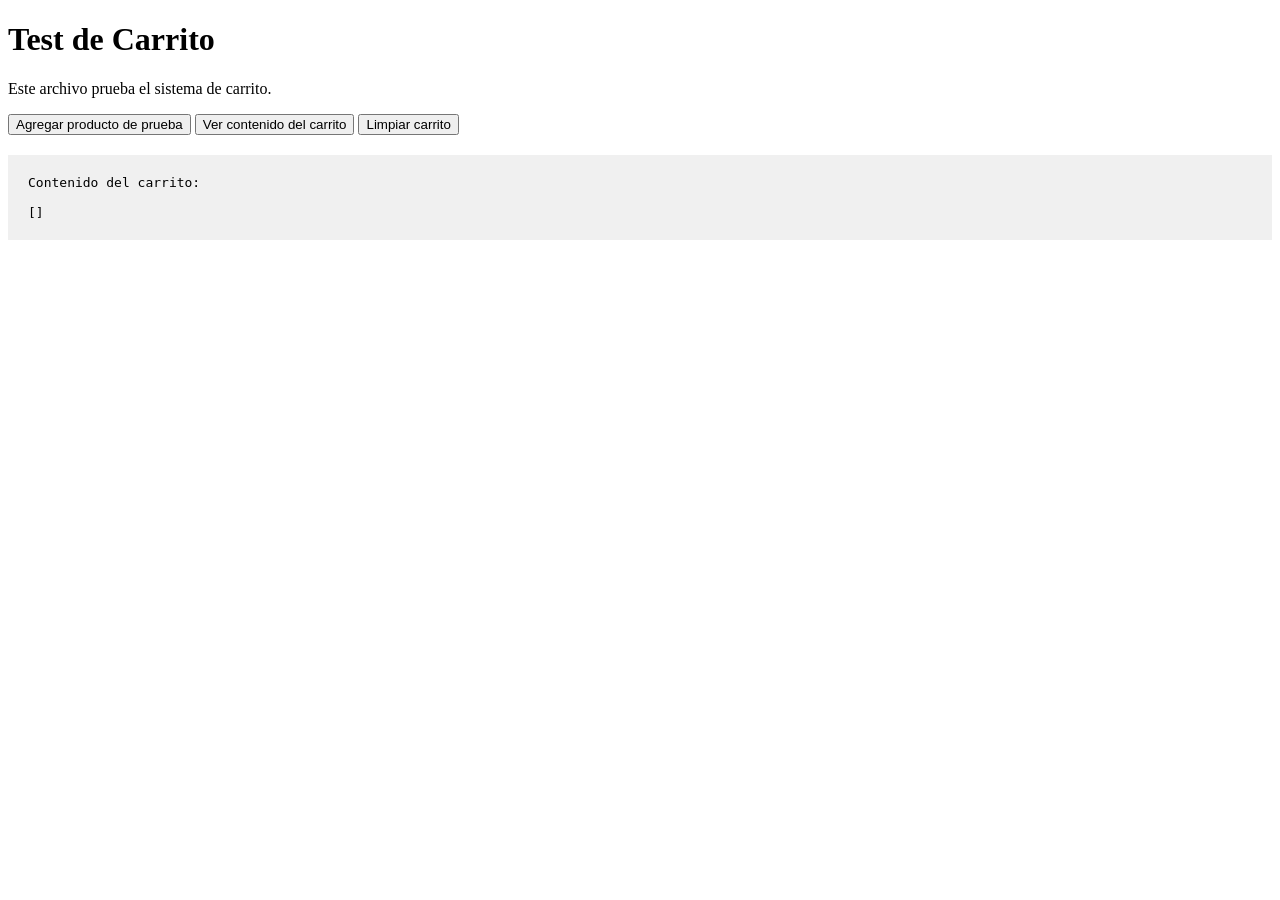
<file: test-carrito.html>
<!DOCTYPE html>
<html lang="es">
<head>
    <meta charset="UTF-8">
    <meta name="viewport" content="width=device-width, initial-scale=1.0">
    <title>Test Carrito</title>
</head>
<body>
    <h1>Test de Carrito</h1>
    <p>Este archivo prueba el sistema de carrito.</p>

    <button id="test-add-product">Agregar producto de prueba</button>
    <button id="test-view-cart">Ver contenido del carrito</button>
    <button id="test-clear-cart">Limpiar carrito</button>

    <pre id="output" style="background: #f0f0f0; padding: 20px; margin-top: 20px;"></pre>

    <script>
        const CART_KEY = 'mi_carrito_v1';

        function getCart() {
            try {
                return JSON.parse(localStorage.getItem(CART_KEY)) || [];
            } catch (e) {
                return [];
            }
        }

        function saveCart(cart) {
            localStorage.setItem(CART_KEY, JSON.stringify(cart));
        }

        document.getElementById('test-add-product').addEventListener('click', function() {
            const testProduct = {
                id: 'test-prod-1',
                title: 'Producto de Prueba',
                price: 25.99,
                image: 'imagenes/MOCKUP_REVISTA copia.jpg',
                qty: 1
            };

            const cart = getCart();
            const idx = cart.findIndex(i => i.id === testProduct.id);

            if (idx > -1) {
                cart[idx].qty++;
            } else {
                cart.push(testProduct);
            }

            saveCart(cart);
            document.getElementById('output').textContent = '✓ Producto agregado al carrito.\n\n' + JSON.stringify(cart, null, 2);
        });

        document.getElementById('test-view-cart').addEventListener('click', function() {
            const cart = getCart();
            document.getElementById('output').textContent = 'Contenido del carrito:\n\n' + JSON.stringify(cart, null, 2);
        });

        document.getElementById('test-clear-cart').addEventListener('click', function() {
            localStorage.removeItem(CART_KEY);
            document.getElementById('output').textContent = '✓ Carrito limpiado.';
        });

        // Mostrar carrito al cargar
        document.getElementById('test-view-cart').click();
    </script>
</body>
</html>
</file>
<file: CSS.css>
/* ════════════════════════════════════════
   RESET & VARIABLES
════════════════════════════════════════ */
*, *::before, *::after {
    box-sizing: border-box;
    margin: 0;
    padding: 0;
}

:root {
    --cream: #f2ede3;
    --dark: #000000;
    --accent: #c0392b;
    --mono: 'Some Type Mono', monospace;
    --nav-h: 50px;
}

html {
    scroll-behavior: smooth;
}

body {
    font-family: var(--mono);
    background: var(--cream);
    color: var(--dark);
    overflow-x: hidden;
}


/* ════════════════════════════════════════
   NAVBAR
   Siempre transparente — solo cambia color
════════════════════════════════════════ */
#navbar {
    position: fixed;
    top: 0;
    left: 0;
    right: 0;
    z-index: 100;
    height: var(--nav-h);
    display: flex;
    align-items: center;
    justify-content: space-between;
    padding: 0 28px;
    background: transparent;
    transition: color 0.3s;
    margin-left: 30px;
    margin-right: 30px;
}

#navbar.on-dark  { color: var(--cream); }
#navbar.on-light { color: var(--dark);  }

.nav-logo {
    font-size: 14px;
    font-weight: 700;
    letter-spacing: 0.04em;
    text-transform: lowercase;
    min-width: 90px;
    text-decoration: none;
    color: inherit;
    display: block;
    transition: opacity 0.2s;
}

/* Logo image sizing: use a proportional image aligned top-left and prevent it from being too large */
.nav-logo img {
    display: block;
    height: 40px; /* default height for desktop */
    max-height: 48px;
    width: auto;
    vertical-align: middle;
}

/* Show/hide dark/white logo variants depending on navbar theme */
.nav-logo .logo-light { display: none; }
.nav-logo .logo-dark  { display: inline-block; }
.on-dark .nav-logo .logo-light { display: inline-block; }
.on-dark .nav-logo .logo-dark  { display: none; }

.nav-center {
    position: absolute;
    left: 50%;
    transform: translateX(-50%);
    display: flex;
    align-items: center;
    border: 1px solid currentColor;
    height: 26px;
    width: 280px;
}

.nav-center input {
    background: transparent;
    border: none;
    outline: none;
    font-family: var(--mono);
    font-size: 11px;
    color: inherit;
    width: 100%;
    padding: 0 10px;
}

.nav-center input::placeholder {
    opacity: 0.4;
}

.nav-center button {
    background: none;
    border: none;
    cursor: pointer;
    padding: 0 9px;
    color: inherit;
    font-size: 12px;
    display: flex;
    align-items: center;
    opacity: 0.7;
}

.nav-links {
    display: flex;
    gap: 22px;
    align-items: center;
    list-style: none;
    font-size: 11px;
    letter-spacing: 0.1em;
    text-transform: uppercase;
}

.nav-links a {
    text-decoration: none;
    color: inherit;
    transition: opacity 0.2s;
}

.nav-links a:hover {
    opacity: 0.55;
}

.nav-links .cart-link::after {
    content: ' ›';
}


/* ════════════════════════════════════════
   HABLEMOS — botón fijo esquina inferior
════════════════════════════════════════ */
#hablemos {
    position: fixed;
    bottom: 26px;
    right: 26px;
    z-index: 200;
    background: var(--dark);
    color: var(--cream);
    font-family: var(--mono);
    font-size: 11px;
    letter-spacing: 0.15em;
    text-transform: uppercase;
    padding: 10px 16px;
    text-decoration: none;
    border: 2px solid var(--dark);
    transition: background 0.2s, color 0.2s;
}

#hablemos:hover {
    background: var(--cream);
    color: var(--dark);
}


/* ════════════════════════════════════════
   HERO
════════════════════════════════════════ */
#hero {
    position: relative;
    width: 100%;
    height: 100vh;
    min-height: 640px;
    overflow: hidden;
}

/* Placeholder — eliminar cuando uses imagen real */
.hero-bg-placeholder {
    position: absolute;
    inset: 0;
    background: linear-gradient(140deg, #c9bc96 0%, #a89870 35%, #c5b88a 65%, #b0a070 100%);
}

.hero-bg-placeholder::before {
    content: '';
    position: absolute;
    inset: 0;
    background:
            radial-gradient(ellipse 70% 60% at 65% 45%, rgba(100,70,20,0.25) 0%, transparent 70%),
            radial-gradient(ellipse 50% 80% at 30% 60%, rgba(70,50,10,0.18) 0%, transparent 65%);
}

/* Imagen real de fondo */
.hero-bg-img {
    position: absolute;
    inset: 0;
    width: 100%;
    height: 100%;
    object-fit: cover;
}

 /* Asegurar que videos funcionen correctamente como fondo */
 video.hero-bg-img {
     display: block;
     object-position: center;
 }

/* Textos flotantes genéricos */
.hero-text {
    position: absolute;
    font-size: 12px;
    line-height: 1.45;
    letter-spacing: 0.025em;
    color: var(--dark);
    max-width: 250px;
}

.hero-text .dot {
    color: var(--accent);
    font-size: 15px;
    vertical-align: middle;
}

/* Posiciones de cada texto */
.ht-topright {
    top: 20%;
    right: 30%;
    text-align: right;
    color: #ffffff;
}

.ht-center {
    top: 68%;
    left: 36%;
    color: #ffffff;
}

.ht-botright {
    bottom: 18%;
    right: 15%;
    text-align: right;
    font-size: 12px;
    color: #ffffff;
}

/* Bloque izquierdo: texto + botón */
.hero-left-block {
    position: absolute;
    top: 55%;
    left: 4%;
    max-width: 320px;
    display: flex;
    flex-direction: column;
    gap: 22px;
    color: #ffffff;
}

.hero-left-block p {
    font-size: 12px;
    line-height: 1.75;
    letter-spacing: 0.025em;
    color: var(--dark);
}

.hero-left-block p .dot {
    color: var(--accent);
    font-size: 15px;
    vertical-align: middle;
}

/* Botón principal */
.btn-primary {
    display: inline-block;
    background: var(--dark);
    color: var(--cream);
    font-family: var(--mono);
    font-size: 11px;
    letter-spacing: 0.14em;
    text-transform: uppercase;
    padding: 12px 22px;
    text-decoration: none;
    border: 2px solid var(--dark);
    cursor: pointer;
    align-self: flex-start;
    transition: background 0.2s, color 0.2s;
}

.btn-primary:hover {
    background: transparent;
    color: var(--dark);
}


/* ════════════════════════════════════════
   INTRO HEADLINE
════════════════════════════════════════ */
#intro {
    padding: 60px 4% 36px;
    background: var(--cream);
}

#intro h2 {
    font-size: clamp(17px, 2.5vw, 28px);
    font-weight: 700;
    letter-spacing: 0.05em;
    text-transform: uppercase;
    line-height: 1.4;
    max-width: 820px;
}


/* ════════════════════════════════════════
   SECCIÓN PRODUCTOS
════════════════════════════════════════ */
#products-section {
    padding: 10px 4% 80px;
    background: var(--cream);
}

.products-grid {
    display: grid;
    grid-template-columns: 55% 45%;
}

/* — Columna izquierda — */
.pg-left {
    padding-right: 30px;
    display: flex;
    flex-direction: column;
}

.p-text-only {
    font-size: 11px;
    line-height: 1.85;
    letter-spacing: 0.03em;
    margin-bottom: 30px;
}

.p-text-only .dot {
    color: var(--accent);
    font-size: 14px;
    vertical-align: middle;
}

.p-text-indented {
    font-size: 11px;
    line-height: 1.85;
    letter-spacing: 0.03em;
    padding-left: 100px;
    margin-bottom: 26px;
}

.p-img-row {
    display: flex;
    align-items: flex-start;
    gap: 16px;
    margin-bottom: 26px;
}

.p-thumb {
    width: 110px;
    height: 110px;
    flex-shrink: 0;
    overflow: hidden;
}

.p-thumb img {
    width: 100%;
    height: 100%;
    object-fit: cover;
}

.p-thumb-caption {
    font-size: 11px;
    line-height: 1.85;
    letter-spacing: 0.03em;
}

.p-text-below {
    font-size: 11px;
    line-height: 1.85;
    letter-spacing: 0.03em;
    margin-bottom: 30px;
}

/* — Columna derecha — */
.pg-right {
    padding-left: 10px;
    display: flex;
    flex-direction: column;
    gap: 14px;
}

.p-thumb-lg {
    width: 80%;
    aspect-ratio: 0.88;
    overflow: hidden;
    margin-left: auto;
}

.p-thumb-lg img {
    width: 100%;
    height: 100%;
    object-fit: cover;
}

.p-right-mid {
    display: flex;
    gap: 16px;
    align-items: flex-start;
}

.p-thumb-sm {
    width: 48%;
    aspect-ratio: 0.82;
    overflow: hidden;
    flex-shrink: 0;
}

.p-thumb-sm img {
    width: 100%;
    height: 100%;
    object-fit: cover;
}

.p-text-right {
    flex: 1;
    font-size: 11px;
    line-height: 1.85;
    letter-spacing: 0.03em;
    text-align: right;
}

.p-text-right .dot {
    color: var(--accent);
    font-size: 14px;
    vertical-align: middle;
}


/* ════════════════════════════════════════
   MEMBERSHIP BANNER
════════════════════════════════════════ */
#membership {
    position: relative;
    width: 100%;
    min-height: 460px;
    display: flex;
    align-items: center;
    justify-content: center;
    overflow: hidden;
}

.membership-bg {
    position: absolute;
    inset: 0;
}

.membership-bg img {
    position: absolute;
    inset: 0;
    width: 100%;
    height: 100%;
    object-fit: cover;
    filter: sepia(0.2) brightness(0.85);
}



.membership-card {
    position: relative;
    z-index: 2;
    background: var(--dark);
    color: var(--cream);
    width: min(380px, 86%);
    padding: 48px 38px 40px;
    text-align: center;
}

.membership-card h3 {
    font-size: 15px;
    letter-spacing: 0.14em;
    text-transform: uppercase;
    font-weight: 700;
    margin-bottom: 22px;
}

.membership-card p {
    font-size: 10.5px;
    line-height: 1.9;
    letter-spacing: 0.03em;
    opacity: 0.8;
    margin-bottom: 32px;
}

.btn-join {
    display: block;
    width: 100%;
    background: var(--cream);
    color: var(--dark);
    font-family: var(--mono);
    font-size: 10.5px;
    letter-spacing: 0.15em;
    text-transform: uppercase;
    padding: 14px;
    border: none;
    cursor: pointer;
    transition: background 0.2s;
}

.btn-join:hover {
    background: #e0d9c8;
}


/* ════════════════════════════════════════
   ÚLTIMOS PRODUCTOS
════════════════════════════════════════ */
#latest {
    padding: 64px 4% 80px;
    background: var(--cream);
}

#latest > h2 {
    font-size: 13px;
    letter-spacing: 0.16em;
    text-transform: uppercase;
    font-weight: 700;
    margin-bottom: 38px;
    text-align: center;
}

.latest-grid {
    display: grid;
    grid-template-columns: repeat(3, 1fr);
    gap: 24px;
    align-items: start;
}

/* Prevent product links from showing default visited (purple) color */
.latest-grid a:link,
.latest-grid a:visited,
.latest-item a:link,
.latest-item a:visited,
.latest-link:link,
.latest-link:visited {
    color: inherit;
}

/* Also ensure tienda grid links keep inherited color when visited */
.tienda-grid a:link,
.tienda-grid a:visited {
    color: inherit;
}

.latest-item {
    display: flex;
    flex-direction: column;
    gap: 10px;
    cursor: pointer;
}

/* Contenedor imagen con badge */
.latest-img-wrap {
    position: relative;
    width: 100%;
    aspect-ratio: 0.78;
    overflow: hidden;
}

.latest-img-wrap img {
    width: 100%;
    height: 100%;
    object-fit: cover;
    display: block;
    transition: transform 0.4s ease;
}

.latest-item:hover .latest-img-wrap img {
    transform: scale(1.03);
}

/* Placeholder mientras no haya imagen */
.latest-img-wrap .img-ph {
    width: 100%;
    height: 100%;
    position: absolute;
    inset: 0;
}

/* Badge NUEVO */
.latest-badge {
    position: absolute;
    top: 12px;
    left: 12px;
    z-index: 2;
    background: var(--dark);
    color: var(--cream);
    font-family: var(--mono);
    font-size: 9px;
    font-weight: 700;
    letter-spacing: 0.12em;
    text-transform: uppercase;
    padding: 5px 10px;
}

/* Fila inferior: nombre + precio */
.latest-info {
    display: flex;
    justify-content: space-between;
    align-items: baseline;
    gap: 8px;
    padding: 0 2px;
}

.latest-item-label {
    font-size: 11px;
    letter-spacing: 0.07em;
    text-transform: uppercase;
    font-weight: 700;
}

.latest-price {
    font-size: 11px;
    letter-spacing: 0.06em;
    font-weight: 400;
    white-space: nowrap;
    opacity: 0.75;
}

/* ── Responsive ── */
@media (max-width: 768px) {
    #latest {
        padding: 40px 3% 40px;
    }

    #latest > h2 {
        font-size: 10px;
    }

    .latest-grid {
        grid-template-columns: 1fr;
        gap: 20px;
    }

    .latest-item-label {
        font-size: 10px;
    }

    .latest-price {
        font-size: 10px;
    }

    .latest-badge {
        font-size: 8px;
        padding: 4px 8px;
    }
}

@media (max-width: 480px) {
    #latest > h2 {
        font-size: 9px;
    }

    .latest-item-label {
        font-size: 9px;
    }

    .latest-price {
        font-size: 9px;
    }
}


/* ════════════════════════════════════════
   FOOTER
════════════════════════════════════════ */
footer {
    background: var(--dark);
    color: var(--cream);
    padding: 56px 4% 0;
}

.footer-top {
    display: grid;
    grid-template-columns: 1.4fr 0.8fr 0.8fr 0.8fr;
    gap: 36px;
    padding-bottom: 50px;
    border-bottom: 1px solid rgba(242, 237, 227, 0.14);
}

.footer-col h4 {
    font-size: 11px;
    letter-spacing: 0.14em;
    text-transform: uppercase;
    font-weight: 700;
    margin-bottom: 16px;
    opacity: 0.45;
}

.footer-newsletter p {
    font-size: 13px;
    line-height: 1.55;
    letter-spacing: 0.03em;
    text-transform: uppercase;
    font-weight: 700;
    margin-bottom: 14px;
}

.footer-newsletter small {
    display: block;
    font-size: 11px;
    line-height: 1.8;
    letter-spacing: 0.02em;
    opacity: 0.62;
    margin-bottom: 20px;
}

.footer-newsletter small .dot {
    color: var(--accent);
    font-size: 13px;
    vertical-align: middle;
}

.footer-email-row {
    display: flex;
    align-items: center;
    border-bottom: 1px solid rgba(242, 237, 227, 0.38);
    padding-bottom: 6px;
    gap: 6px;
}

.footer-email-row input {
    background: transparent;
    border: none;
    outline: none;
    font-family: var(--mono);
    font-size: 10px;
    color: var(--cream);
    flex: 1;
}

.footer-email-row input::placeholder {
    opacity: 0.38;
}

.footer-email-row button {
    background: none;
    border: none;
    color: var(--cream);
    cursor: pointer;
    font-size: 16px;
    opacity: 0.65;
    line-height: 1;
}

.footer-nav-list {
    list-style: none;
}

.footer-nav-list li {
    margin-bottom: 10px;
}

.footer-nav-list a {
    font-size: 11px;
    letter-spacing: 0.06em;
    text-transform: uppercase;
    text-decoration: none;
    color: var(--cream);
    opacity: 0.65;
    transition: opacity 0.2s;
}

.footer-nav-list a:hover {
    opacity: 1;
}

.footer-bottom {
    display: flex;
    justify-content: space-between;
    align-items: center;
    padding: 18px 0;
    font-size: 10px;
    letter-spacing: 0.05em;
    opacity: 0.38;
}

.footer-bottom-links {
    display: flex;
    gap: 18px;
}

.footer-bottom-links a {
    color: var(--cream);
    text-decoration: none;
}

.footer-bottom-links a:hover {
    opacity: 0.75;
}

/* Footer responsive */
@media (max-width: 768px) {
    footer {
        padding: 40px 3% 0;
    }

    .footer-top {
        grid-template-columns: 1fr;
        gap: 24px;
        padding-bottom: 30px;
    }

    .footer-newsletter {
        margin-bottom: 16px;
    }

    .footer-newsletter p {
        font-size: 12px;
    }

    .footer-newsletter small {
        font-size: 10px;
    }

    .footer-col h4 {
        font-size: 10px;
    }

    .footer-nav-list a {
        font-size: 10px;
    }

    .footer-bottom {
        flex-direction: column;
        gap: 16px;
        font-size: 9px;
        padding: 16px 0;
    }

    .footer-bottom-links {
        flex-direction: column;
        gap: 8px;
        width: 100%;
    }

    .footer-bottom-links a {
        font-size: 9px;
    }
}

@media (max-width: 480px) {
    footer {
        padding: 30px 2% 0;
    }

    .footer-top {
        gap: 16px;
        padding-bottom: 20px;
    }

    .footer-newsletter p {
        font-size: 11px;
    }

    .footer-newsletter small {
        font-size: 9px;
        line-height: 1.6;
    }

    .footer-email-row input {
        font-size: 9px;
    }

    .footer-col h4 {
        font-size: 9px;
        margin-bottom: 10px;
    }

    .footer-nav-list a {
        font-size: 9px;
    }

    .footer-nav-list li {
        margin-bottom: 8px;
    }

    .footer-bottom {
        padding: 12px 0;
    }

    .footer-bottom-links a {
        font-size: 8px;
    }
}


/* ════════════════════════════════════════
   PLACEHOLDERS DE IMAGEN
   Eliminar estos estilos cuando uses imgs
════════════════════════════════════════ */
.img-ph {
    width: 100%;
    height: 100%;
    background: linear-gradient(135deg, #c9bc96 0%, #a89870 40%, #b8ac80 70%, #9a8a60 100%);
    position: relative;
    overflow: hidden;
}

.img-ph::before {
    content: '';
    position: absolute;
    inset: 0;
    background:
            radial-gradient(ellipse 65% 55% at 55% 50%, rgba(110,80,30,0.28) 0%, transparent 65%),
            radial-gradient(ellipse 40% 70% at 25% 70%, rgba(60,40,10,0.18) 0%, transparent 60%);
}


/* ════════════════════════════════════════
   SCROLL REVEAL
════════════════════════════════════════ */
.reveal {
    opacity: 0;
    transform: translateY(20px);
    transition: opacity 0.65s ease, transform 0.65s ease;

}

.reveal.visible {
    opacity: 1;
    transform: none;
}


/* ════════════════════════════════════════
   RESPONSIVE DESIGN
════════════════════════════════════════ */

/* Tablets y móviles */
@media (max-width: 768px) {
    /* Navbar */
    #navbar {
        padding: 0 20px;
        height: 40px;
    }

    .nav-logo {
        font-size: 12px;
    }
    .nav-logo img {
        height: 32px;
        max-height: 36px;
    }

    .nav-center {
        display: none; /* Ocultar búsqueda en móviles */
    }

    .nav-links {
        gap: 15px;
        font-size: 9px;
    }

    /* Hablemos */
    #hablemos {
        bottom: 20px;
        right: 20px;
        padding: 8px 12px;
        font-size: 9px;
    }

    /* Hero */
    #hero {
        min-height: 500px;
    }

    .hero-text {
        font-size: 9px;
        max-width: 200px;
    }

    .ht-topright {
        top: 10%;
        right: 3%;
    }

    .ht-center {
        top: 35%;
        left: 25%;
    }

    .ht-botright {
        bottom: 15%;
        right: 3%;
    }

    .hero-left-block {
        top: 15%;
        left: 3%;
        max-width: 280px;
    }

    .hero-left-block p {
        font-size: 9px;
    }

    .btn-primary {
        font-size: 9px;
        padding: 10px 18px;
    }

    /* Intro */
    #intro {
        padding: 40px 3% 20px;
    }

    #intro h2 {
        font-size: clamp(12px, 4vw, 18px);
    }

    /* Products */
    #products-section {
        padding: 5px 3% 40px;
    }

    .products-grid {
        grid-template-columns: 1fr; /* Apilar columnas */
        gap: 20px;
    }

    .pg-left, .pg-right {
        padding-right: 0;
        padding-left: 0;
    }

    .p-text-indented {
        padding-left: 50px;
    }

    .p-thumb {
        width: 80px;
        height: 80px;
    }

    .p-thumb-lg {
        width: 100%;
        margin-left: 0;
    }

    .p-thumb-sm {
        width: 60%;
    }

    /* Membership */
    #membership {
        min-height: 350px;
    }

    .membership-card {
        width: 90%;
        padding: 36px 28px 30px;
    }

    .membership-card h3 {
        font-size: 13px;
    }

    .membership-card p {
        font-size: 9.5px;
    }

    .btn-join {
        font-size: 9.5px;
        padding: 12px;
    }

    /* Latest */
    #latest {
        padding: 40px 3% 40px;
    }

    #latest > h2 {
        font-size: 10px;
    }

    .latest-grid {
        grid-template-columns: 1fr; /* Apilar items */
        gap: 20px;
    }

    /* Footer */
    footer {
        padding: 40px 3% 0;
    }

    .footer-top {
        grid-template-columns: 1fr; /* Apilar columnas */
        gap: 30px;
    }

    .footer-newsletter p {
        font-size: 12px;
    }

    .footer-newsletter small {
        font-size: 8.5px;
    }

    .footer-col h4 {
        font-size: 8.5px;
    }

    .footer-nav-list a {
        font-size: 9.5px;
    }

    .footer-bottom {
        flex-direction: column;
        gap: 10px;
        text-align: center;
    }

    .footer-bottom-links {
        flex-wrap: wrap;
        justify-content: center;
        gap: 10px;
    }
}

/* Móviles pequeños */
@media (max-width: 480px) {
    #navbar {
        padding: 0 15px;
    }

    .nav-logo img {
        height: 28px;
        max-height: 32px;
    }

    .nav-links {
        gap: 10px;
        font-size: 8px;
    }

    #hablemos {
        bottom: 15px;
        right: 15px;
        padding: 6px 10px;
        font-size: 8px;
    }

    .hero-text {
        font-size: 8px;
        max-width: 180px;
    }

    .hero-left-block {
        max-width: 250px;
    }

    .hero-left-block p {
        font-size: 8px;
    }

    .btn-primary {
        font-size: 8px;
        padding: 8px 14px;
    }

    #intro h2 {
        font-size: clamp(10px, 5vw, 16px);
    }

    .p-thumb {
        width: 70px;
        height: 70px;
    }

    .membership-card {
        width: 95%;
        padding: 30px 24px 26px;
    }

    .membership-card h3 {
        font-size: 12px;
    }

    .membership-card p {
        font-size: 9px;
    }

    .btn-join {
        font-size: 9px;
        padding: 10px;
    }

    #latest > h2 {
        font-size: 9px;
    }

    .footer-newsletter p {
        font-size: 11px;
    }

    .footer-nav-list a {
        font-size: 9px;
    }
}


/* ════════════════════════════════════════
   SLIDER LABORATORIO
════════════════════════════════════════ */
#lab-slider {
    background: var(--dark);
    color: var(--cream);
    padding: 48px 0 40px;
    position: relative;
    overflow: hidden;
}

.lab-slider-title {
    font-size: 13px;
    letter-spacing: 0.12em;
    text-transform: uppercase;
    font-weight: 700;
    padding: 0 4%;
    margin-bottom: 32px;
    opacity: 0.9;
}

.lab-slider-wrapper {
    position: relative;
    display: flex;
    align-items: center;
    justify-content: center;
    width: 100%;
}

/* Flechas */
.lab-arrow {
    position: absolute;
    top: 50%;
    transform: translateY(-50%);
    z-index: 10;
    background: none;
    border: none;
    color: var(--cream);
    font-family: var(--mono);
    font-size: 20px;
    cursor: pointer;
    padding: 12px 20px;
    opacity: 0.7;
    transition: opacity 0.2s;
    line-height: 1;
}

.lab-arrow:hover {
    opacity: 1;
}

.lab-arrow-prev { left: 10px; }
.lab-arrow-next { right: 10px; }

/* Contenedor de slides */
.lab-slides {
    width: 100%;
    position: relative;
    padding: 20px 0;
}

/* Slide individual */
.lab-slide {
    display: none;
    flex-direction: column;
    align-items: center;
    gap: 24px;
    padding: 0 70px;
    animation: fadeIn 0.4s ease-in-out;
}

.lab-slide.active {
    display: flex;
}

@keyframes fadeIn {
    from {
        opacity: 0;
        transform: scale(0.98);
    }
    to {
        opacity: 1;
        transform: scale(1);
    }
}

/* Imagen central */
.lab-img-wrap {
    position: relative;
    width: 65%;
    max-width: 600px;
}

/* Placeholder imagen — eliminar cuando uses img real */
.lab-img-ph {
    width: 100%;
    aspect-ratio: 1.2;
    background: radial-gradient(ellipse 70% 80% at 50% 55%,
    rgba(220,210,190,0.12) 0%,
    rgba(180,160,130,0.06) 50%,
    transparent 75%),
    #0a0a0a;
    position: relative;
    overflow: hidden;
}

.lab-img-ph::before {
    content: '';
    position: absolute;
    inset: 0;
    background:
            radial-gradient(ellipse 55% 65% at 50% 52%,
            rgba(200,185,155,0.15) 0%,
            rgba(0, 0, 0, 0.08) 45%,
            transparent 70%);
}

/* Si usas imagen real: */
.lab-img-wrap img {
    width: 100%;
    aspect-ratio: 1.2;
    display: block;
    object-fit: cover;
    filter: brightness(0.95) contrast(1.05);
}

/* Cajas de texto flotantes con borde */
.lab-tag {
    position: absolute;
    border: 1px solid rgba(242, 237, 227, 0.5);
    padding: 8px 12px;
    background: transparent;
}

.lab-tag span {
    font-size: 10px;
    letter-spacing: 0.1em;
    line-height: 1.65;
    text-transform: uppercase;
    color: var(--cream);
}

.lab-tag .dot {
    color: var(--accent);
    font-size: 12px;
    vertical-align: middle;
}

/* Posiciones de las 4 cajas */
.lab-tag-1 {
    left: -36%;
    top: 28%;
}

.lab-tag-2 {
    right: -30%;
    top: 8%;
}

.lab-tag-3 {
    left: -50%;
    bottom: 18%;
}

.lab-tag-4 {
    right: -20%;
    bottom: 22%;
}

/* Nombre científico */
.lab-species {
    font-size: 14px;
    letter-spacing: 0.2em;
    text-transform: uppercase;
    font-weight: 400;
    text-align: center;
    opacity: 0.9;
    margin-top: 8px;
}

/* Pagination dots */
.lab-dots {
    display: flex;
    justify-content: center;
    gap: 6px;
    margin-top: 32px;
}

.lab-dot {
    width: 18px;
    height: 3px;
    background: rgba(242, 237, 227, 0.3);
    display: inline-block;
    cursor: pointer;
    transition: background 0.2s;
}

.lab-dot.active {
    background: var(--cream);
}

/* ── Responsive ── */
@media (max-width: 768px) {
    .lab-img-wrap {
        width: 75%;
    }

    .lab-tag {
        padding: 6px 8px;
    }

    .lab-tag span {
        font-size: 7.5px;
    }

    .lab-tag-1 { left: -18%; top: 22%; }
    .lab-tag-2 { right: -16%; top: 5%; }
    .lab-tag-3 { left: -18%; bottom: 15%; }
    .lab-tag-4 { right: -16%; bottom: 18%; }

    .lab-species {
        font-size: 11px;
    }

    .lab-slide {
        padding: 0 44px;
    }
}

@media (max-width: 480px) {
    .lab-img-wrap {
        width: 90%;
    }

    .lab-tag-1, .lab-tag-3 { left: -5%; }
    .lab-tag-2, .lab-tag-4 { right: -5%; }

    .lab-tag span {
        font-size: 6.5px;
    }

    .lab-species {
        font-size: 10px;
        letter-spacing: 0.14em;
    }
}

/* ════════════════════════════════════════
   TIENDA — estilos específicos
   Hereda todo de CSS.css
════════════════════════════════════════ */

/* Espacio para el navbar fijo */
#tienda {
    padding: 120px 4% 80px;
    background: var(--cream);
    min-height: 80vh;
}

/* Título de página */
.tienda-titulo {
    font-size: clamp(18px, 2.5vw, 28px);
    font-weight: 700;
    letter-spacing: 0.08em;
    text-transform: uppercase;
    margin-bottom: 40px;
}

/* ── Filtros ── */
.tienda-filtros {
    display: flex;
    gap: 10px;
    margin-bottom: 40px;
    flex-wrap: wrap;
}

.filtro-btn {
    background: transparent;
    border: 1px solid var(--dark);
    color: var(--dark);
    font-family: var(--mono);
    font-size: 10px;
    letter-spacing: 0.12em;
    text-transform: uppercase;
    padding: 7px 18px;
    cursor: pointer;
    transition: background 0.2s, color 0.2s;
}

.filtro-btn:hover,
.filtro-btn.active {
    background: var(--dark);
    color: var(--cream);
}

/* ── Grid de productos ── */
/* Reutiliza .latest-item, .latest-img-wrap,
   .latest-badge, .latest-info, .latest-item-label,
   .latest-price de CSS.css */

.tienda-grid {
    display: grid;
    grid-template-columns: repeat(3, 1fr);
    gap: 28px 24px;
    align-items: start;
}

/* Link activo en nav */
.nav-active {
    text-decoration: underline !important;
    text-underline-offset: 4px;
}

/* Separadores verticales entre links del nav
   (como aparecen en la imagen de tienda) */
.nav-links li + li::before {
    content: '|';
    margin-right: 22px;
    opacity: 0.25;
}

/* ── Responsive ── */
@media (max-width: 900px) {
    .tienda-grid {
        grid-template-columns: repeat(2, 1fr);
    }
}

@media (max-width: 768px) {
    #tienda {
        padding: 90px 3% 50px;
    }

    .tienda-titulo {
        font-size: clamp(14px, 5vw, 20px);
        margin-bottom: 28px;
    }

    .tienda-grid {
        grid-template-columns: repeat(2, 1fr);
        gap: 16px;
    }

    .tienda-filtros {
        margin-bottom: 28px;
    }

    .filtro-btn {
        font-size: 9px;
        padding: 6px 14px;
    }
}

@media (max-width: 480px) {
    .tienda-grid {
        grid-template-columns: 1fr;
    }

    #tienda {
        padding: 80px 3% 40px;
    }
}
/* ════════════════════════════════════════
   MEMBRESÍA — estilos específicos
   Hereda todo de CSS.css
════════════════════════════════════════ */

#membresia-page {
    padding: 90px 3% 80px;
    background: var(--cream);
    min-height: 80vh;
}

/* ── Layout principal: 3 zonas ── */
.mb-layout {
    display: grid;
    grid-template-columns: 1fr 1fr 320px;
    grid-template-rows: auto;
    gap: 24px;
    align-items: start;
}

/* Zona 1: imagen + cabecera producto */
.mb-col-producto {
    grid-column: 1;
    display: flex;
    flex-direction: column;
    gap: 16px;
    background: var(--dark);
    padding: 28px;
}

/* Cabecera: título + precio en fila */
.mb-producto-header {
    display: flex;
    justify-content: space-between;
    align-items: baseline;
    margin-bottom: 8px;
}

.mb-producto-titulo {
    font-size: clamp(16px, 2vw, 22px);
    font-weight: 700;
    letter-spacing: 0.08em;
    text-transform: uppercase;
    color: var(--cream);
}

.mb-producto-precio {
    font-size: 13px;
    letter-spacing: 0.06em;
    color: var(--cream);
    opacity: 0.75;
}

/* Imagen del producto */
.mb-producto-img {
    width: 100%;
    overflow: hidden;
}

.mb-producto-img img {
    width: 100%;
    height: 100%;
    object-fit: cover;
    display: block;
    filter: brightness(0.92) contrast(1.05);
}

/* ── Zona 2: planes de membresía ── */
.mb-col-planes {
    grid-column: 2;
    display: flex;
    flex-direction: column;
    gap: 0;
    background: var(--dark);
    padding: 28px;
}

/* Plan individual */
.mb-plan {
    padding: 22px 0 28px;
    border-bottom: 1px solid rgba(242, 237, 227, 0.1);
}

.mb-plan:last-child {
    border-bottom: none;
}

.mb-plan-header {
    display: flex;
    justify-content: space-between;
    align-items: center;
    margin-bottom: 10px;
}

.mb-plan-nombre {
    font-size: 13px;
    font-weight: 700;
    letter-spacing: 0.1em;
    text-transform: uppercase;
    color: var(--cream);
}

.mb-plan-icono {
    font-size: 14px;
    color: var(--cream);
    opacity: 0.6;
}

.mb-plan-sep {
    height: 1px;
    background: rgba(242, 237, 227, 0.25);
    margin-bottom: 14px;
}

.mb-plan-desc {
    font-size: 10.5px;
    line-height: 1.85;
    letter-spacing: 0.03em;
    color: var(--cream);
    opacity: 0.75;
    margin-bottom: 18px;
}

/* Botón añadir al carrito */
.mb-btn-carrito {
    display: block;
    width: 100%;
    background: transparent;
    color: var(--cream);
    font-family: var(--mono);
    font-size: 11px;
    letter-spacing: 0.12em;
    text-transform: uppercase;
    padding: 13px 16px;
    border: 1px solid rgba(242, 237, 227, 0.5);
    cursor: pointer;
    text-align: center;
    transition: background 0.2s, border-color 0.2s;
}

.mb-btn-carrito:hover {
    background: rgba(242, 237, 227, 0.08);
    border-color: var(--cream);
}

/* ── Zona 3: cards lateral ── */
.mb-col-lateral {
    grid-column: 3;
    display: flex;
    flex-direction: column;
    gap: 20px;
}

/* Card genérica */
.mb-card {
    background: var(--dark);
    color: var(--cream);
    padding: 28px 26px 26px;
    display: flex;
    flex-direction: column;
    gap: 16px;
}

.mb-card-titulo {
    font-size: 20px;
    font-weight: 700;
    letter-spacing: 0.06em;
    text-transform: uppercase;
    color: var(--cream);
}

.mb-card-subtitulo {
    font-size: 10px;
    line-height: 1.75;
    letter-spacing: 0.03em;
    opacity: 0.65;
    margin-top: -6px;
}

/* Formulario de contacto */
.mb-form {
    display: flex;
    flex-direction: column;
    gap: 14px;
}

.mb-campo {
    display: flex;
    flex-direction: column;
    gap: 6px;
}

.mb-campo label {
    font-size: 9.5px;
    letter-spacing: 0.12em;
    text-transform: uppercase;
    opacity: 0.55;
}

.mb-campo-sep {
    height: 1px;
    background: rgba(242, 237, 227, 0.25);
    margin-top: 4px;
}

/* Botón enviar */
.mb-btn-enviar {
    display: block;
    width: 100%;
    background: transparent;
    color: var(--cream);
    font-family: var(--mono);
    font-size: 11px;
    letter-spacing: 0.12em;
    text-transform: uppercase;
    padding: 14px 16px;
    border: 1px solid rgba(242, 237, 227, 0.5);
    cursor: pointer;
    text-align: center;
    margin-top: 8px;
    transition: background 0.2s, border-color 0.2s;
}

.mb-btn-enviar:hover {
    background: rgba(242, 237, 227, 0.08);
    border-color: var(--cream);
}

/* ── FAQs acordeón ── */
.mb-faqs {
    display: flex;
    flex-direction: column;
    gap: 0;
}

.mb-faq-item {
    cursor: pointer;
}

.mb-faq-header {
    display: flex;
    justify-content: space-between;
    align-items: center;
    padding: 12px 0 8px;
    font-size: 10px;
    letter-spacing: 0.1em;
    text-transform: uppercase;
    color: var(--cream);
    transition: opacity 0.2s;
}

.mb-faq-header:hover {
    opacity: 0.7;
}

.mb-faq-icono {
    font-size: 13px;
    opacity: 0.6;
    transition: transform 0.25s;
}

.mb-faq-item.open .mb-faq-icono {
    transform: rotate(90deg);
}

.mb-faq-sep {
    height: 1px;
    background: rgba(242, 237, 227, 0.2);
}

.mb-faq-body {
    overflow: hidden;
    max-height: 0;
    transition: max-height 0.35s ease, padding 0.25s ease;
}

.mb-faq-body p {
    font-size: 10px;
    line-height: 1.8;
    letter-spacing: 0.03em;
    opacity: 0.65;
    padding: 12px 0 10px;
}

.mb-faq-item.open .mb-faq-body {
    max-height: 200px;
}

/* ── Responsive ── */
@media (max-width: 1024px) {
    .mb-layout {
        grid-template-columns: 1fr 1fr;
        grid-template-rows: auto auto;
    }

    .mb-col-lateral {
        grid-column: 1 / 3;
        display: grid;
        grid-template-columns: 1fr 1fr;
        gap: 20px;
    }
}

@media (max-width: 768px) {
    #membresia-page {
        padding: 80px 3% 50px;
    }

    .mb-layout {
        grid-template-columns: 1fr;
    }

    .mb-col-producto,
    .mb-col-planes {
        grid-column: 1;
    }

    .mb-col-lateral {
        grid-column: 1;
        grid-template-columns: 1fr;
    }

    .mb-producto-titulo {
        font-size: 16px;
    }
}

@media (max-width: 480px) {
    .mb-card-titulo {
        font-size: 16px;
    }

    .mb-plan-nombre {
        font-size: 11px;
    }

    .mb-plan-desc {
        font-size: 9.5px;
    }

    .mb-btn-carrito,
    .mb-btn-enviar {
        font-size: 10px;
        padding: 11px 14px;
    }
}

/* ==========================
   MEMBERSHIP JS ANIMATIONS
   ========================== */

/* Toast */
.mb-toast {
    position: fixed;
    right: 24px;
    bottom: 100px;
    background: var(--dark);
    color: var(--cream);
    padding: 10px 14px;
    border-radius: 6px;
    box-shadow: 0 6px 18px rgba(0,0,0,0.25);
    opacity: 0;
    transform: translateY(8px);
    transition: opacity 0.25s ease, transform 0.25s ease;
    z-index: 9999;
}

.mb-toast.visible {
    opacity: 1;
    transform: translateY(0);
}

/* Botón añadido */
.mb-btn-carrito.added {
    animation: btnAdded 0.9s ease forwards;
}
@keyframes btnAdded {
    0% { transform: translateY(0); box-shadow: none; }
    20% { transform: translateY(-6px); box-shadow: 0 6px 18px rgba(0,0,0,0.15); }
    100% { transform: translateY(0); box-shadow: none; }
}

/* Resaltar el enlace del carro */
.cart-link.cart-flash {
    animation: cartFlash 0.9s ease;
}
@keyframes cartFlash {
    0% { text-shadow: none; transform: scale(1); }
    30% { text-shadow: 0 0 10px rgba(192,57,43,0.8); transform: scale(1.05); }
    100% { text-shadow: none; transform: scale(1); }
}

/* Enviar formulario - estados */
.mb-btn-enviar.sending {
    opacity: 0.8;
    transform: translateY(0);
}
.mb-btn-enviar.sent {
    background: linear-gradient(90deg,#1a1a14,#3a3a36);
    color: var(--cream);
}
.mb-btn-enviar.error {
    animation: btnError 0.7s ease;
}
@keyframes btnError {
    0% { transform: translateX(0); }
    25% { transform: translateX(-6px); }
    50% { transform: translateX(6px); }
    75% { transform: translateX(-4px); }
    100% { transform: translateX(0); }
}

/* Form sent overlay */
.mb-form.mb-form-sent {
    position: relative;
}
.mb-form.mb-form-sent::after {
    content: "\2713";
    position: absolute;
    right: 14px;
    top: -6px;
    background: var(--dark);
    color: var(--cream);
    padding: 8px 10px;
    border-radius: 50%;
    box-shadow: 0 6px 18px rgba(0,0,0,0.12);
    transform: scale(0);
    animation: checkPop 0.6s ease forwards;
}
@keyframes checkPop {
    to { transform: scale(1); }
}

/* Hover highlight for plans */
.mb-plan-hover {
    border: 1px solid rgba(0,0,0,0.06);
    background: rgba(26,26,20,0.02);
}


/* ════════════════════════════════════════
   MINI CHAT WIDGET
════════════════════════════════════════ */
#chat-widget {
    position: fixed;
    bottom: 0;
    right: 0;
    width: 100%;
    height: 100%;
    background: rgba(0, 0, 0, 0);
    display: none;
    align-items: flex-end;
    justify-content: flex-end;
    z-index: 300;
    opacity: 0;
    transition: opacity 0.3s ease, background 0.3s ease;
}

#chat-widget.active {
    display: flex;
    opacity: 1;
    background: rgba(0, 0, 0, 0.4);
}

.chat-container {
    width: 100%;
    max-width: 380px;
    height: 100%;
    max-height: 600px;
    background: var(--cream);
    display: flex;
    flex-direction: column;
    border-left: 1px solid rgba(0,0,0,0.1);
    box-shadow: -2px 0 12px rgba(0,0,0,0.15);
    border-radius: 12px 0 0 0;
    animation: slideUp 0.3s ease;
}

@keyframes slideUp {
    from {
        transform: translateY(100px);
        opacity: 0;
    }
    to {
        transform: translateY(0);
        opacity: 1;
    }
}

.chat-header {
    padding: 20px;
    border-bottom: 1px solid rgba(0,0,0,0.08);
    display: flex;
    justify-content: space-between;
    align-items: center;
    background: var(--dark);
    color: var(--cream);
    border-radius: 12px 0 0 0;
}

.chat-header h3 {
    font-size: 13px;
    letter-spacing: 0.1em;
    text-transform: uppercase;
    font-weight: 700;
    margin: 0;
}

#chat-close {
    background: none;
    border: none;
    color: var(--cream);
    font-size: 20px;
    cursor: pointer;
    opacity: 0.7;
    transition: opacity 0.2s;
}

#chat-close:hover {
    opacity: 1;
}

#chat-messages {
    flex: 1;
    overflow-y: auto;
    padding: 20px;
    display: flex;
    flex-direction: column;
    gap: 14px;
    font-size: 11px;
    line-height: 1.6;
    letter-spacing: 0.02em;
}

.chat-message {
    padding: 12px 14px;
    border-radius: 6px;
    max-width: 85%;
    word-wrap: break-word;
    animation: fadeIn 0.3s ease;
}

@keyframes fadeIn {
    from {
        opacity: 0;
        transform: translateY(10px);
    }
    to {
        opacity: 1;
        transform: translateY(0);
    }
}

.chat-user {
    align-self: flex-end;
    background: var(--dark);
    color: var(--cream);
    border-radius: 6px 0 6px 6px;
}

.chat-bot {
    align-self: flex-start;
    background: rgba(0,0,0,0.06);
    color: var(--dark);
    border-radius: 0 6px 6px 6px;
    max-width: 90%;
}

.chat-input-area {
    padding: 16px;
    border-top: 1px solid rgba(0,0,0,0.08);
    display: flex;
    gap: 10px;
    align-items: flex-end;
}

#chat-input {
    flex: 1;
    background: transparent;
    border: none;
    border-bottom: 1px solid rgba(0,0,0,0.2);
    outline: none;
    font-family: var(--mono);
    font-size: 11px;
    color: var(--dark);
    padding: 8px 0;
    resize: none;
    max-height: 80px;
}

#chat-input::placeholder {
    color: rgba(0,0,0,0.4);
}

#chat-input:focus {
    border-bottom-color: var(--accent);
}

#chat-send-btn {
    background: var(--dark);
    color: var(--cream);
    border: none;
    cursor: pointer;
    padding: 8px 12px;
    font-family: var(--mono);
    font-size: 11px;
    letter-spacing: 0.1em;
    text-transform: uppercase;
    border-radius: 3px;
    transition: background 0.2s, transform 0.1s;
    flex-shrink: 0;
}

#chat-send-btn:hover {
    background: var(--accent);
}

#chat-send-btn:active {
    transform: scale(0.95);
}

/* Responsive */
@media (max-width: 480px) {
    .chat-container {
        max-width: 100%;
        border-radius: 12px 12px 0 0;
    }

    .chat-header {
        border-radius: 12px 12px 0 0;
    }

    #chat-messages {
        padding: 16px;
        gap: 12px;
        font-size: 10px;
    }

    .chat-message {
        padding: 10px 12px;
        max-width: 90%;
    }

    .chat-input-area {
        padding: 12px;
        gap: 8px;
    }

    #chat-input {
        font-size: 10px;
    }

    #chat-send-btn {
        padding: 6px 10px;
        font-size: 10px;
    }
}

/* ════════════════════════════════════════
   CARRO — estilos específicos
   Hereda todo de CSS.css
════════════════════════════════════════ */

#carro-page {
    padding: 110px 4% 80px;
    background: var(--cream);
    min-height: 80vh;
}

/* Título */
.carro-titulo {
    font-size: clamp(18px, 2.5vw, 26px);
    font-weight: 700;
    letter-spacing: 0.08em;
    text-transform: uppercase;
    margin-bottom: 48px;
}

/* ── Layout dos columnas ── */
.carro-layout {
    display: grid;
    grid-template-columns: 1fr 320px;
    gap: 48px;
    align-items: start;
}

/* ── Separador ── */
.carro-sep {
    height: 1px;
    background: rgba(0, 0, 0, 0.1);
    margin: 0;
}

/* ── Cabecera tabla ── */
.carro-tabla-header {
    display: grid;
    grid-template-columns: 2fr 1fr 1fr 1fr;
    gap: 16px;
    padding: 0 0 14px;
    font-size: 9.5px;
    letter-spacing: 0.14em;
    text-transform: uppercase;
    opacity: 0.45;
}

/* ── Item del carro ── */
.carro-item {
    display: grid;
    grid-template-columns: 2fr 1fr 1fr 1fr;
    gap: 16px;
    align-items: center;
    padding: 24px 0;
}

/* Producto: imagen + info */
.carro-item-producto {
    display: flex;
    gap: 16px;
    align-items: flex-start;
}

.carro-item-img {
    width: 80px;
    height: 80px;
    flex-shrink: 0;
    overflow: hidden;
    background: #e8e2d6;
}

.carro-item-img img {
    width: 100%;
    height: 100%;
    object-fit: cover;
    display: block;
}

.carro-item-info {
    display: flex;
    flex-direction: column;
    gap: 5px;
}

.carro-item-nombre {
    font-size: 11px;
    font-weight: 700;
    letter-spacing: 0.06em;
    text-transform: uppercase;
}

.carro-item-variante {
    font-size: 10px;
    letter-spacing: 0.04em;
    opacity: 0.5;
    text-transform: uppercase;
}

.carro-item-eliminar {
    background: none;
    border: none;
    font-family: var(--mono);
    font-size: 9px;
    letter-spacing: 0.08em;
    text-transform: uppercase;
    color: var(--dark);
    opacity: 0.4;
    cursor: pointer;
    padding: 0;
    text-decoration: underline;
    text-underline-offset: 3px;
    margin-top: 4px;
    transition: opacity 0.2s;
}

.carro-item-eliminar:hover {
    opacity: 1;
    color: var(--accent);
}

/* Precio y total */
.carro-item-precio,
.carro-item-total {
    font-size: 11px;
    letter-spacing: 0.04em;
}

.carro-item-total {
    font-weight: 700;
}

/* Selector de cantidad */
.carro-cantidad {
    display: flex;
    align-items: center;
    gap: 0;
    border: 1px solid rgba(0,0,0,0.15);
    width: fit-content;
}

.carro-cant-btn {
    background: none;
    border: none;
    font-family: var(--mono);
    font-size: 14px;
    color: var(--dark);
    cursor: pointer;
    padding: 6px 10px;
    line-height: 1;
    transition: background 0.15s;
}

.carro-cant-btn:hover {
    background: rgba(0,0,0,0.05);
}

.carro-cant-num {
    font-size: 11px;
    letter-spacing: 0.06em;
    min-width: 28px;
    text-align: center;
    padding: 6px 4px;
    border-left: 1px solid rgba(0,0,0,0.12);
    border-right: 1px solid rgba(0,0,0,0.12);
}

/* Enlace volver */
.carro-seguir {
    padding: 20px 0 0;
}

.carro-link-tienda {
    font-size: 10px;
    letter-spacing: 0.1em;
    text-transform: uppercase;
    color: var(--dark);
    text-decoration: none;
    opacity: 0.5;
    transition: opacity 0.2s;
}

.carro-link-tienda:hover {
    opacity: 1;
}

/* ── Columna resumen ── */
.carro-resumen {
    background: var(--dark);
    color: var(--cream);
    padding: 32px 28px;
    display: flex;
    flex-direction: column;
    gap: 16px;
    position: sticky;
    top: calc(var(--nav-h) + 20px);
}

.carro-resumen-titulo {
    font-size: 13px;
    font-weight: 700;
    letter-spacing: 0.12em;
    text-transform: uppercase;
}

.carro-resumen-linea {
    display: flex;
    justify-content: space-between;
    align-items: baseline;
    font-size: 10.5px;
    letter-spacing: 0.04em;
}

.carro-resumen-linea span:last-child {
    opacity: 0.65;
    text-align: right;
    max-width: 55%;
}

.carro-resumen-total {
    display: flex;
    justify-content: space-between;
    align-items: baseline;
    font-size: 13px;
    font-weight: 700;
    letter-spacing: 0.06em;
}

/* Cupón */
.carro-cupon {
    display: flex;
    flex-direction: column;
    gap: 8px;
}

.carro-cupon-label {
    font-size: 9.5px;
    letter-spacing: 0.12em;
    text-transform: uppercase;
    opacity: 0.5;
}

.carro-cupon-row {
    display: flex;
    gap: 0;
    border-bottom: 1px solid rgba(242, 237, 227, 0.3);
}

.carro-cupon-input {
    flex: 1;
    background: transparent;
    border: none;
    outline: none;
    font-family: var(--mono);
    font-size: 10px;
    color: var(--cream);
    padding: 6px 0;
    letter-spacing: 0.04em;
}

.carro-cupon-input::placeholder {
    opacity: 0.3;
}

.carro-cupon-btn {
    background: none;
    border: none;
    font-family: var(--mono);
    font-size: 10px;
    letter-spacing: 0.1em;
    text-transform: uppercase;
    color: var(--cream);
    cursor: pointer;
    opacity: 0.6;
    padding: 6px 0 6px 10px;
    transition: opacity 0.2s;
}

.carro-cupon-btn:hover {
    opacity: 1;
}

.carro-cupon-msg {
    font-size: 9.5px;
    letter-spacing: 0.04em;
    min-height: 14px;
}

.carro-cupon-msg.ok  { color: #7ecb8f; }
.carro-cupon-msg.err { color: var(--accent); }

/* Botón tramitar */
.carro-btn-tramitar {
    display: block;
    width: 100%;
    background: var(--cream);
    color: var(--dark);
    font-family: var(--mono);
    font-size: 11px;
    letter-spacing: 0.14em;
    text-transform: uppercase;
    padding: 14px;
    border: none;
    cursor: pointer;
    text-align: center;
    margin-top: 4px;
    transition: background 0.2s;
}

.carro-btn-tramitar:hover {
    background: #e0d9c8;
}

.carro-aviso {
    font-size: 9px;
    letter-spacing: 0.03em;
    opacity: 0.4;
    line-height: 1.7;
    text-align: center;
}

/* ── Estado vacío ── */
.carro-vacio {
    text-align: center;
    padding: 80px 0;
    display: flex;
    flex-direction: column;
    align-items: center;
    gap: 28px;
}

.carro-vacio p {
    font-size: 13px;
    letter-spacing: 0.08em;
    text-transform: uppercase;
    opacity: 0.45;
}

/* ── Items eliminados (animación) ── */
.carro-item.eliminando {
    opacity: 0;
    transform: translateX(20px);
    transition: opacity 0.3s ease, transform 0.3s ease;
}

/* ── Responsive ── */
@media (max-width: 900px) {
    .carro-layout {
        grid-template-columns: 1fr;
        gap: 32px;
    }

    .carro-resumen {
        position: static;
    }
}

@media (max-width: 768px) {
    #carro-page {
        padding: 80px 3% 50px;
    }

    .carro-titulo {
        font-size: clamp(15px, 5vw, 22px);
        margin-bottom: 32px;
    }

    .carro-tabla-header {
        display: none;
    }

    .carro-item {
        grid-template-columns: 1fr;
        gap: 12px;
        padding: 20px 0;
    }

    .carro-item-precio {
        display: none;
    }

    .carro-item-img {
        width: 70px;
        height: 70px;
    }

    .carro-resumen {
        padding: 24px 20px;
    }
}

@media (max-width: 480px) {
    .carro-item-img {
        width: 60px;
        height: 60px;
    }

    .carro-item-nombre {
        font-size: 10px;
    }

    .carro-resumen-titulo {
        font-size: 12px;
    }

    .carro-btn-tramitar {
        font-size: 10px;
        padding: 12px;
    }
}
/* ════════════════════════════════════════
   PAGO — estilos específicos
   Hereda todo de CSS.css
════════════════════════════════════════ */

#pago-page {
    padding: 100px 4% 80px;
    background: var(--cream);
    min-height: 80vh;
}

/* ── Migas de pan ── */
.pago-breadcrumb {
    display: flex;
    align-items: center;
    gap: 10px;
    font-size: 10px;
    letter-spacing: 0.1em;
    text-transform: uppercase;
    margin-bottom: 48px;
    opacity: 0.6;
}

.pago-breadcrumb a {
    color: var(--dark);
    text-decoration: none;
    transition: opacity 0.2s;
}

.pago-breadcrumb a:hover {
    opacity: 0.5;
}

.pago-breadcrumb-active {
    font-weight: 700;
    opacity: 1;
    color: var(--dark);
}

.pago-breadcrumb-inactive {
    opacity: 0.4;
}

/* ── Layout dos columnas ── */
.pago-layout {
    display: grid;
    grid-template-columns: 1fr 360px;
    gap: 56px;
    align-items: start;
}

/* ── Separador ── */
.pago-sep {
    height: 1px;
    background: rgba(0, 0, 0, 0.1);
    margin: 4px 0;
}

/* ════════════════════
   FORMULARIOS
════════════════════ */
.pago-formularios {
    display: flex;
    flex-direction: column;
    gap: 32px;
}

/* Bloque de sección */
.pago-bloque {
    display: flex;
    flex-direction: column;
    gap: 28px;
}

.pago-bloque-titulo {
    display: flex;
    align-items: baseline;
    gap: 14px;
    font-size: 13px;
    font-weight: 700;
    letter-spacing: 0.1em;
    text-transform: uppercase;
}

.pago-bloque-num {
    font-size: 10px;
    letter-spacing: 0.16em;
    opacity: 0.35;
    font-weight: 400;
}

/* Contenedor de campos */
.pago-campos {
    display: flex;
    flex-direction: column;
    gap: 22px;
}

/* Fila de dos campos */
.pago-fila-dos {
    display: grid;
    grid-template-columns: 1fr 1fr;
    gap: 24px;
}

/* Fila de tres campos */
.pago-fila-tres {
    display: grid;
    grid-template-columns: 1fr 1fr 1fr;
    gap: 20px;
}

/* Campo individual */
.pago-campo {
    display: flex;
    flex-direction: column;
    gap: 6px;
    position: relative;
}

.pago-campo label {
    font-size: 9.5px;
    letter-spacing: 0.14em;
    text-transform: uppercase;
    opacity: 0.45;
    transition: opacity 0.2s;
}

.pago-campo:focus-within label {
    opacity: 0.9;
}

.pago-campo input,
.pago-campo select {
    background: transparent;
    border: none;
    outline: none;
    font-family: var(--mono);
    font-size: 12px;
    color: var(--dark);
    padding: 6px 0;
    letter-spacing: 0.04em;
    width: 100%;
    -webkit-appearance: none;
    appearance: none;
}

.pago-campo select {
    cursor: pointer;
    background-image: url("data:image/svg+xml,%3Csvg xmlns='http://www.w3.org/2000/svg' width='10' height='6' viewBox='0 0 10 6'%3E%3Cpath d='M0 0l5 6 5-6z' fill='rgba(0,0,0,0.4)'/%3E%3C/svg%3E");
    background-repeat: no-repeat;
    background-position: right 4px center;
    padding-right: 20px;
}

.pago-campo input::placeholder {
    opacity: 0;
}

.pago-campo-line {
    height: 1px;
    background: rgba(0, 0, 0, 0.15);
    transition: background 0.2s, transform 0.2s;
    transform-origin: left;
}

.pago-campo:focus-within .pago-campo-line {
    background: var(--dark);
}

/* Campo con error */
.pago-campo.error .pago-campo-line {
    background: var(--accent);
}

.pago-campo.error label {
    color: var(--accent);
    opacity: 0.9;
}

.pago-campo .pago-error-msg {
    font-size: 9px;
    letter-spacing: 0.06em;
    color: var(--accent);
    opacity: 0;
    height: 0;
    overflow: hidden;
    transition: opacity 0.2s, height 0.2s;
}

.pago-campo.error .pago-error-msg {
    opacity: 1;
    height: 14px;
}

/* ── Botón y volver ── */
.pago-accion {
    display: flex;
    flex-direction: column;
    gap: 16px;
    padding-top: 8px;
}

.pago-btn-realizar {
    display: block;
    width: 100%;
    background: var(--dark);
    color: var(--cream);
    font-family: var(--mono);
    font-size: 12px;
    letter-spacing: 0.16em;
    text-transform: uppercase;
    padding: 16px;
    border: 2px solid var(--dark);
    cursor: pointer;
    text-align: center;
    transition: background 0.2s, color 0.2s;
}

.pago-btn-realizar:hover {
    background: transparent;
    color: var(--dark);
}

.pago-btn-realizar:disabled {
    opacity: 0.5;
    cursor: not-allowed;
}

.pago-volver {
    font-size: 10px;
    letter-spacing: 0.1em;
    text-transform: uppercase;
    color: var(--dark);
    text-decoration: none;
    opacity: 0.4;
    text-align: center;
    transition: opacity 0.2s;
}

.pago-volver:hover {
    opacity: 0.9;
}

/* ════════════════════
   RESUMEN LATERAL
════════════════════ */
.pago-resumen {
    background: var(--dark);
    color: var(--cream);
    padding: 32px 28px;
    display: flex;
    flex-direction: column;
    gap: 16px;
    position: sticky;
    top: calc(var(--nav-h) + 20px);
}

.pago-resumen-titulo {
    font-size: 13px;
    font-weight: 700;
    letter-spacing: 0.12em;
    text-transform: uppercase;
}

/* Items del resumen */
.pago-resumen-items {
    display: flex;
    flex-direction: column;
    gap: 16px;
}

.pago-resumen-item {
    display: grid;
    grid-template-columns: 52px 1fr auto;
    gap: 12px;
    align-items: center;
}

.pago-resumen-item-img {
    position: relative;
    width: 52px;
    height: 52px;
    overflow: hidden;
    background: rgba(242,237,227,0.08);
    flex-shrink: 0;
}

.pago-resumen-item-img img {
    width: 100%;
    height: 100%;
    object-fit: cover;
    display: block;
}

/* Badge cantidad */
.pago-resumen-cant {
    position: absolute;
    top: -6px;
    right: -6px;
    background: var(--accent);
    color: var(--cream);
    font-size: 9px;
    font-weight: 700;
    width: 18px;
    height: 18px;
    border-radius: 50%;
    display: flex;
    align-items: center;
    justify-content: center;
    letter-spacing: 0;
}

.pago-resumen-item-info {
    display: flex;
    flex-direction: column;
    gap: 3px;
}

.pago-resumen-item-nombre {
    font-size: 10px;
    font-weight: 700;
    letter-spacing: 0.06em;
    text-transform: uppercase;
}

.pago-resumen-item-var {
    font-size: 9px;
    letter-spacing: 0.04em;
    opacity: 0.45;
    text-transform: uppercase;
}

.pago-resumen-item-precio {
    font-size: 10.5px;
    letter-spacing: 0.04em;
    white-space: nowrap;
}

/* Cupón en resumen */
.pago-resumen-cupon {
    display: flex;
    flex-direction: column;
    gap: 6px;
}

.pago-cupon-row {
    display: flex;
    border-bottom: 1px solid rgba(242, 237, 227, 0.25);
    gap: 0;
}

.pago-cupon-input {
    flex: 1;
    background: transparent;
    border: none;
    outline: none;
    font-family: var(--mono);
    font-size: 10px;
    color: var(--cream);
    padding: 6px 0;
    letter-spacing: 0.04em;
}

.pago-cupon-input::placeholder {
    opacity: 0.3;
}

.pago-cupon-btn {
    background: none;
    border: none;
    font-family: var(--mono);
    font-size: 10px;
    letter-spacing: 0.1em;
    text-transform: uppercase;
    color: var(--cream);
    cursor: pointer;
    opacity: 0.55;
    padding: 6px 0 6px 12px;
    transition: opacity 0.2s;
}

.pago-cupon-btn:hover {
    opacity: 1;
}

.pago-cupon-msg {
    font-size: 9px;
    letter-spacing: 0.04em;
    min-height: 13px;
}

.pago-cupon-msg.ok  { color: #7ecb8f; }
.pago-cupon-msg.err { color: var(--accent); }

/* Líneas de totales */
.pago-resumen-linea {
    display: flex;
    justify-content: space-between;
    align-items: baseline;
    font-size: 10.5px;
    letter-spacing: 0.04em;
}

.pago-resumen-linea span:last-child {
    opacity: 0.6;
}

.pago-resumen-total {
    display: flex;
    justify-content: space-between;
    align-items: baseline;
    font-size: 14px;
    font-weight: 700;
    letter-spacing: 0.06em;
}

/* ════════════════════
   MODAL CONFIRMACIÓN
════════════════════ */
.pago-modal {
    position: fixed;
    inset: 0;
    z-index: 500;
    background: rgba(0, 0, 0, 0.72);
    display: flex;
    align-items: center;
    justify-content: center;
    opacity: 0;
    pointer-events: none;
    transition: opacity 0.4s ease;
    padding: 20px;
}

.pago-modal.visible {
    opacity: 1;
    pointer-events: all;
}

.pago-modal-card {
    background: var(--cream);
    color: var(--dark);
    padding: 60px 52px 52px;
    text-align: center;
    max-width: 460px;
    width: 100%;
    transform: translateY(30px) scale(0.97);
    transition: transform 0.4s ease;
    display: flex;
    flex-direction: column;
    align-items: center;
    gap: 18px;
}

.pago-modal.visible .pago-modal-card {
    transform: translateY(0) scale(1);
}

/* Icono check animado */
.pago-modal-check {
    width: 56px;
    height: 56px;
    border: 2px solid var(--dark);
    border-radius: 50%;
    display: flex;
    align-items: center;
    justify-content: center;
    font-size: 22px;
    font-weight: 700;
    animation: checkIn 0.5s ease 0.3s both;
}

@keyframes checkIn {
    from { transform: scale(0); opacity: 0; }
    to   { transform: scale(1); opacity: 1; }
}

.pago-modal-titulo {
    font-size: clamp(16px, 2.5vw, 22px);
    font-weight: 700;
    letter-spacing: 0.06em;
    text-transform: uppercase;
    line-height: 1.4;
}

.pago-modal-texto {
    font-size: 11px;
    line-height: 1.85;
    letter-spacing: 0.03em;
    opacity: 0.6;
}

/* Referencia del pedido */
.pago-modal-ref {
    display: flex;
    flex-direction: column;
    gap: 4px;
    border: 1px solid rgba(0,0,0,0.1);
    padding: 14px 28px;
    width: 100%;
}

.pago-modal-ref-label {
    font-size: 9px;
    letter-spacing: 0.16em;
    text-transform: uppercase;
    opacity: 0.4;
}

.pago-modal-ref-num {
    font-size: 14px;
    font-weight: 700;
    letter-spacing: 0.14em;
}

/* Botón volver al inicio */
.pago-modal-btn {
    display: inline-block;
    background: var(--dark);
    color: var(--cream);
    font-family: var(--mono);
    font-size: 11px;
    letter-spacing: 0.14em;
    text-transform: uppercase;
    padding: 14px 32px;
    text-decoration: none;
    border: 2px solid var(--dark);
    cursor: pointer;
    margin-top: 6px;
    width: 100%;
    text-align: center;
    transition: background 0.2s, color 0.2s;
}

.pago-modal-btn:hover {
    background: transparent;
    color: var(--dark);
}

/* ── Responsive ── */
@media (max-width: 960px) {
    .pago-layout {
        grid-template-columns: 1fr;
        gap: 36px;
    }

    .pago-resumen {
        position: static;
        order: -1;
    }
}

@media (max-width: 768px) {
    #pago-page {
        padding: 80px 3% 50px;
    }

    .pago-fila-tres {
        grid-template-columns: 1fr 1fr;
    }

    .pago-fila-tres .pago-campo:last-child {
        grid-column: 1 / 3;
    }

    .pago-modal-card {
        padding: 44px 28px 36px;
    }
}

@media (max-width: 480px) {
    .pago-fila-dos {
        grid-template-columns: 1fr;
    }

    .pago-fila-tres {
        grid-template-columns: 1fr;
    }

    .pago-fila-tres .pago-campo:last-child {
        grid-column: 1;
    }

    .pago-breadcrumb {
        font-size: 9px;
        gap: 7px;
    }

    .pago-bloque-titulo {
        font-size: 12px;
    }

    .pago-modal-card {
        padding: 36px 22px 30px;
    }

    .pago-modal-titulo {
        font-size: 16px;
    }
}

/* ════════════════════════════════════════
   PRODUCTO — estilos específicos
   Hereda todo de CSS.css
════════════════════════════════════════ */

#producto-page {
    background: var(--cream);
    overflow: hidden;
}

/* ── Layout principal ── */
.prod-layout {
    position: relative;
    width: 100%;
    min-height: 100vh;
    padding-top: var(--nav-h);
    display: flex;
    align-items: flex-start;
}

/* ════════════════════
   GALERÍA FLOTANTE
════════════════════ */
.prod-galeria {
    position: relative;
    width: 58%;
    min-height: 100vh;
    flex-shrink: 0;
    overflow: visible;
}

/* Imagen flotante individual */
.prod-img-float {
    position: absolute;
    overflow: hidden;
    will-change: transform;
    /* La animación base se aplica via JS, aquí solo la transición suave */
}

.prod-img-float img {
    width: 100%;
    height: 100%;
    object-fit: cover;
    display: block;
}

/* Imágenes laterales derechas que sobresalen */
.prod-img-right-1,
.prod-img-right-2 {
    position: absolute;
    overflow: hidden;
}

/* ════════════════════
   CARD DE PRODUCTO
════════════════════ */
.prod-card {
    position: sticky;
    top: calc(var(--nav-h) + 24px);
    width: 42%;
    flex-shrink: 0;
    background: rgba(40, 38, 35, 0.92);
    color: var(--cream);
    padding: 36px 32px 32px;
    display: flex;
    flex-direction: column;
    gap: 0;
    max-height: calc(100vh - var(--nav-h) - 48px);
    overflow-y: auto;
    /* Ocultar scrollbar pero mantener funcionalidad */
    scrollbar-width: none;
    -ms-overflow-style: none;
}

.prod-card::-webkit-scrollbar {
    display: none;
}

/* Cabecera */
.prod-card-header {
    display: flex;
    justify-content: space-between;
    align-items: flex-start;
    margin-bottom: 24px;
    gap: 12px;
}

.prod-titulo {
    font-size: clamp(18px, 2.2vw, 26px);
    font-weight: 700;
    letter-spacing: 0.06em;
    text-transform: uppercase;
    line-height: 1.25;
    color: var(--cream);
}

.prod-precio {
    font-size: 13px;
    letter-spacing: 0.06em;
    color: var(--cream);
    opacity: 0.7;
    white-space: nowrap;
    padding-top: 4px;
}

/* ── Descripción colapsable ── */
.prod-desc-bloque {
    margin-bottom: 20px;
}

.prod-desc-header {
    display: flex;
    justify-content: space-between;
    align-items: center;
    cursor: pointer;
    padding: 10px 0 8px;
    transition: opacity 0.2s;
}

.prod-desc-header:hover {
    opacity: 0.7;
}

.prod-desc-label {
    font-size: 10px;
    letter-spacing: 0.14em;
    text-transform: uppercase;
    text-decoration: underline;
    text-underline-offset: 3px;
    color: var(--cream);
}

.prod-desc-icono {
    font-size: 11px;
    letter-spacing: 0.08em;
    color: var(--cream);
    opacity: 0.6;
    font-weight: 400;
    transition: transform 0.25s;
}

.prod-desc-icono.open {
    transform: rotate(45deg);
}

.prod-desc-sep {
    height: 1px;
    background: rgba(242, 237, 227, 0.2);
    margin-bottom: 0;
}

.prod-desc-body {
    overflow: hidden;
    max-height: 0;
    transition: max-height 0.4s ease, padding 0.3s ease;
}

.prod-desc-body.open {
    max-height: 300px;
    padding-top: 14px;
    padding-bottom: 4px;
}

.prod-desc-body p {
    font-size: 10.5px;
    line-height: 1.85;
    letter-spacing: 0.03em;
    color: var(--cream);
    opacity: 0.72;
}

/* ── Especificaciones ── */
.prod-specs {
    display: flex;
    flex-direction: column;
    gap: 0;
    margin-bottom: 28px;
}

.prod-spec-item {
    padding: 13px 0 0;
}

.prod-spec-item span {
    font-size: 10.5px;
    letter-spacing: 0.1em;
    text-transform: uppercase;
    color: var(--cream);
    opacity: 0.75;
    display: block;
    margin-bottom: 13px;
}

.prod-spec-sep {
    height: 1px;
    background: rgba(242, 237, 227, 0.18);
}

/* ── Botón añadir al carrito ── */
.prod-btn-carrito {
    display: block;
    width: 100%;
    background: var(--cream);
    color: var(--dark);
    font-family: var(--mono);
    font-size: 11px;
    letter-spacing: 0.16em;
    text-transform: uppercase;
    padding: 15px 16px;
    border: 2px solid var(--cream);
    cursor: pointer;
    text-align: center;
    margin-top: auto;
    transition: background 0.2s, color 0.2s, border-color 0.2s;
}

.prod-btn-carrito:hover {
    background: transparent;
    color: var(--cream);
}

.prod-btn-carrito.added {
    background: transparent;
    color: var(--cream);
    border-color: rgba(242,237,227,0.5);
}

/* ── Toast confirmación ── */
.prod-toast {
    position: fixed;
    bottom: 90px;
    left: 50%;
    transform: translateX(-50%) translateY(12px);
    background: var(--dark);
    color: var(--cream);
    font-family: var(--mono);
    font-size: 10px;
    letter-spacing: 0.12em;
    text-transform: uppercase;
    padding: 12px 24px;
    border: 1px solid rgba(242,237,227,0.2);
    opacity: 0;
    pointer-events: none;
    transition: opacity 0.3s ease, transform 0.3s ease;
    z-index: 400;
    white-space: nowrap;
}

.prod-toast.visible {
    opacity: 1;
    transform: translateX(-50%) translateY(0);
}

/* ── Responsive ── */
@media (max-width: 900px) {
    .prod-layout {
        flex-direction: column;
        min-height: auto;
    }

    .prod-galeria {
        width: 100%;
        min-height: 60vw;
        height: 70vw;
    }

    .prod-card {
        position: static;
        width: 100%;
        max-height: none;
        border-radius: 0;
    }

    .prod-img-right-1,
    .prod-img-right-2 {
        display: none;
    }
}

@media (max-width: 600px) {
    .prod-card {
        padding: 28px 20px 24px;
    }

    .prod-titulo {
        font-size: 20px;
    }

    .prod-galeria {
        height: 80vw;
    }
}

/* ════════════════════════════════════════
   LABORATORIO — Login + Interior
   Hereda todo de CSS.css
════════════════════════════════════════ */


/* ══════════════════════
   PÁGINA DE LOGIN
══════════════════════ */

#lab-hero {
    position: relative;
    width: 100%;
    height: 100vh;
    min-height: 600px;
    display: flex;
    align-items: center;
    justify-content: center;
    overflow: hidden;
}

/* Fondo */
.lab-hero-bg {
    position: absolute;
    inset: 0;
    background: linear-gradient(
            140deg,
            #c9bc96 0%,
            #a89870 30%,
            #7a6840 60%,
            #5a4820 100%
    );
    filter: brightness(0.75);
}

/* Imagen real de fondo — descomentar cuando tengas la imagen */
.lab-hero-bg-img {
    position: absolute;
    inset: 0;
    width: 100%;
    height: 100%;
    object-fit: cover;
    filter: brightness(0.72) sepia(0.15);
}

/* ── Card de login ── */
.lab-login-card {
    position: relative;
    z-index: 2;
    background: rgba(22, 20, 16, 0.88);
    color: var(--cream);
    width: min(520px, 88%);
    padding: 48px 44px 40px;
    display: flex;
    flex-direction: column;
    gap: 20px;
    backdrop-filter: blur(4px);
}

.lab-login-titulo {
    font-size: clamp(16px, 2.2vw, 22px);
    font-weight: 700;
    letter-spacing: 0.1em;
    text-transform: uppercase;
    line-height: 1.35;
    text-align: center;
    color: var(--cream);
    margin-bottom: 8px;
}

/* Campos */
.lab-login-campos {
    display: flex;
    flex-direction: column;
    gap: 14px;
}

.lab-campo-wrap {
    position: relative;
    display: flex;
    align-items: center;
    border: 1px solid rgba(242, 237, 227, 0.45);
    transition: border-color 0.2s;
}

.lab-campo-wrap:focus-within {
    border-color: rgba(242, 237, 227, 0.9);
}

.lab-campo-wrap.error {
    border-color: var(--accent);
}

.lab-input {
    width: 100%;
    background: transparent;
    border: none;
    outline: none;
    font-family: var(--mono);
    font-size: 11px;
    letter-spacing: 0.12em;
    text-transform: uppercase;
    color: var(--cream);
    padding: 16px 18px;
}

.lab-input::placeholder {
    color: rgba(242, 237, 227, 0.45);
    text-transform: uppercase;
    letter-spacing: 0.12em;
}

/* Botón ojo contraseña */
.lab-pass-toggle {
    background: none;
    border: none;
    color: rgba(242, 237, 227, 0.45);
    cursor: pointer;
    padding: 0 14px 0 0;
    display: flex;
    align-items: center;
    transition: color 0.2s;
    flex-shrink: 0;
}

.lab-pass-toggle:hover {
    color: var(--cream);
}

/* Mensaje de error */
.lab-error-msg {
    font-size: 9.5px;
    letter-spacing: 0.08em;
    color: var(--accent);
    min-height: 14px;
    text-transform: uppercase;
}

/* Enlace olvidaste contraseña */
.lab-olvidaste {
    font-size: 9.5px;
    letter-spacing: 0.1em;
    text-transform: uppercase;
    color: var(--cream);
    opacity: 0.4;
    text-decoration: none;
    text-align: right;
    margin-top: -8px;
    transition: opacity 0.2s;
}

.lab-olvidaste:hover {
    opacity: 0.8;
}

/* Botón principal */
.lab-btn-entrar {
    display: block;
    width: 100%;
    background: var(--cream);
    color: var(--dark);
    font-family: var(--mono);
    font-size: 11px;
    letter-spacing: 0.2em;
    text-transform: uppercase;
    padding: 16px;
    border: 2px solid var(--cream);
    cursor: pointer;
    text-align: center;
    transition: background 0.2s, color 0.2s;
    margin-top: 4px;
}

.lab-btn-entrar:hover {
    background: transparent;
    color: var(--cream);
}

.lab-btn-entrar:disabled {
    opacity: 0.5;
    cursor: not-allowed;
}

/* Enlace sin cuenta */
.lab-sin-cuenta {
    font-size: 9.5px;
    letter-spacing: 0.08em;
    text-align: center;
    color: var(--cream);
    opacity: 0.5;
    text-transform: uppercase;
}

.lab-link-membresia {
    color: var(--cream);
    text-decoration: none;
    opacity: 1;
    font-weight: 700;
    transition: opacity 0.2s;
}

.lab-link-membresia:hover {
    opacity: 0.7;
}


/* ══════════════════════
   INTERIOR LABORATORIO
══════════════════════ */

#lab-interior {
    padding: calc(var(--nav-h) + 48px) 4% 80px;
    background: var(--cream);
    min-height: 80vh;
}

/* Cabecera interior */
.lab-int-header {
    display: flex;
    justify-content: space-between;
    align-items: flex-end;
    margin-bottom: 32px;
    gap: 24px;
}

.lab-int-bienvenida {
    font-size: 10px;
    letter-spacing: 0.16em;
    text-transform: uppercase;
    opacity: 0.45;
    margin-bottom: 10px;
}

.lab-int-titulo {
    font-size: clamp(20px, 3vw, 32px);
    font-weight: 700;
    letter-spacing: 0.06em;
    text-transform: uppercase;
    line-height: 1.25;
}

.lab-int-header-meta {
    display: flex;
    flex-direction: column;
    align-items: flex-end;
    gap: 6px;
}

.lab-int-badge {
    background: var(--dark);
    color: var(--cream);
    font-size: 9px;
    font-weight: 700;
    letter-spacing: 0.14em;
    text-transform: uppercase;
    padding: 5px 12px;
}

.lab-int-acceso {
    font-size: 9px;
    letter-spacing: 0.1em;
    text-transform: uppercase;
    opacity: 0.4;
}

/* Separador */
.lab-int-sep {
    height: 1px;
    background: rgba(0, 0, 0, 0.1);
    margin-bottom: 40px;
}

/* ── Grid de contenidos ── */
.lab-int-grid {
    display: grid;
    grid-template-columns: repeat(3, 1fr);
    grid-template-rows: auto auto;
    gap: 20px;
}

/* Card grande ocupa 1 columna y 2 filas */
.lab-int-card-grande {
    grid-column: 1;
    grid-row: 1 / 3;
}

/* Cards medias */
.lab-int-card-medio {
    grid-column: span 1;
}

/* Card exclusivo ocupa 1 columna */
.lab-int-card-exclusivo {
    grid-column: span 1;
    background: var(--dark);
    color: var(--cream);
}

/* Card base */
.lab-int-card {
    display: flex;
    flex-direction: column;
    gap: 0;
    overflow: hidden;
    cursor: pointer;
}

.lab-int-card:hover .lab-int-card-img img {
    transform: scale(1.04);
}

/* Imagen de la card */
.lab-int-card-img {
    position: relative;
    overflow: hidden;
    flex-shrink: 0;
}

.lab-int-card-img img {
    width: 100%;
    height: 100%;
    object-fit: cover;
    display: block;
    transition: transform 0.5s ease;
}

/* Overlay con categoría */
.lab-int-card-overlay {
    position: absolute;
    top: 12px;
    left: 12px;
}

.lab-int-card-categoria {
    background: var(--dark);
    color: var(--cream);
    font-size: 9px;
    font-weight: 700;
    letter-spacing: 0.12em;
    text-transform: uppercase;
    padding: 4px 10px;
}

/* Info debajo de imagen */
.lab-int-card-info {
    padding: 16px 0 8px;
    display: flex;
    flex-direction: column;
    gap: 8px;
}

.lab-int-card-titulo {
    font-size: 12px;
    font-weight: 700;
    letter-spacing: 0.08em;
    text-transform: uppercase;
    line-height: 1.3;
}

.lab-int-card-desc {
    font-size: 10px;
    line-height: 1.75;
    letter-spacing: 0.03em;
    opacity: 0.55;
}

.lab-int-card-link {
    font-size: 10px;
    letter-spacing: 0.1em;
    text-transform: uppercase;
    color: var(--dark);
    text-decoration: none;
    font-weight: 700;
    transition: opacity 0.2s;
    margin-top: 4px;
}

.lab-int-card-link:hover {
    opacity: 0.5;
}

/* Card exclusivo — interior oscuro */
.lab-int-exclusivo-inner {
    padding: 32px 28px;
    display: flex;
    flex-direction: column;
    gap: 14px;
    height: 100%;
}

.lab-int-exclusivo-tag {
    font-size: 9px;
    letter-spacing: 0.14em;
    text-transform: uppercase;
    opacity: 0.45;
    color: var(--cream);
}

.lab-int-card-exclusivo .lab-int-card-titulo {
    color: var(--cream);
    font-size: 15px;
}

.lab-int-card-exclusivo .lab-int-card-desc {
    color: var(--cream);
    opacity: 0.6;
}

.lab-int-card-link-inv {
    color: var(--cream);
    border: 1px solid rgba(242,237,227,0.4);
    padding: 12px 16px;
    text-align: center;
    margin-top: auto;
    transition: background 0.2s, border-color 0.2s;
}

.lab-int-card-link-inv:hover {
    background: rgba(242,237,227,0.08);
    border-color: var(--cream);
    opacity: 1;
}

/* Botón logout en navbar */
.lab-logout-btn {
    background: none;
    border: none;
    font-family: var(--mono);
    font-size: 11px;
    letter-spacing: 0.1em;
    text-transform: uppercase;
    color: inherit;
    cursor: pointer;
    opacity: 0.5;
    transition: opacity 0.2s;
    padding: 0;
}

.lab-logout-btn:hover {
    opacity: 1;
}

/* ── CARRITO: Animaciones de feedback ── */
.cart-toast {
    position: fixed;
    bottom: 80px;
    right: 20px;
    background: var(--dark);
    color: var(--cream);
    padding: 14px 20px;
    font-family: var(--mono);
    font-size: 11px;
    border-radius: 2px;
    z-index: 200;
    opacity: 0;
    transform: translateY(20px);
    transition: opacity 0.3s, transform 0.3s;
    pointer-events: none;
}

.cart-toast.visible {
    opacity: 1;
    transform: translateY(0);
}

/* Botón añadir con animación */
[class*="btn-carrito"] {
    position: relative;
    overflow: hidden;
}

[class*="btn-carrito"].added {
    background: var(--accent) !important;
    color: var(--cream) !important;
    animation: cartBtnPulse 0.8s ease-out;
}

@keyframes cartBtnPulse {
    0% { transform: scale(1); }
    50% { transform: scale(1.05); }
    100% { transform: scale(1); }
}

/* Flash en carrito del navbar */
.cart-link.cart-flash {
    animation: flashLink 0.9s ease-in-out;
}

@keyframes flashLink {
    0%, 100% { opacity: 1; }
    50% { opacity: 0.4; }
}
</file>
